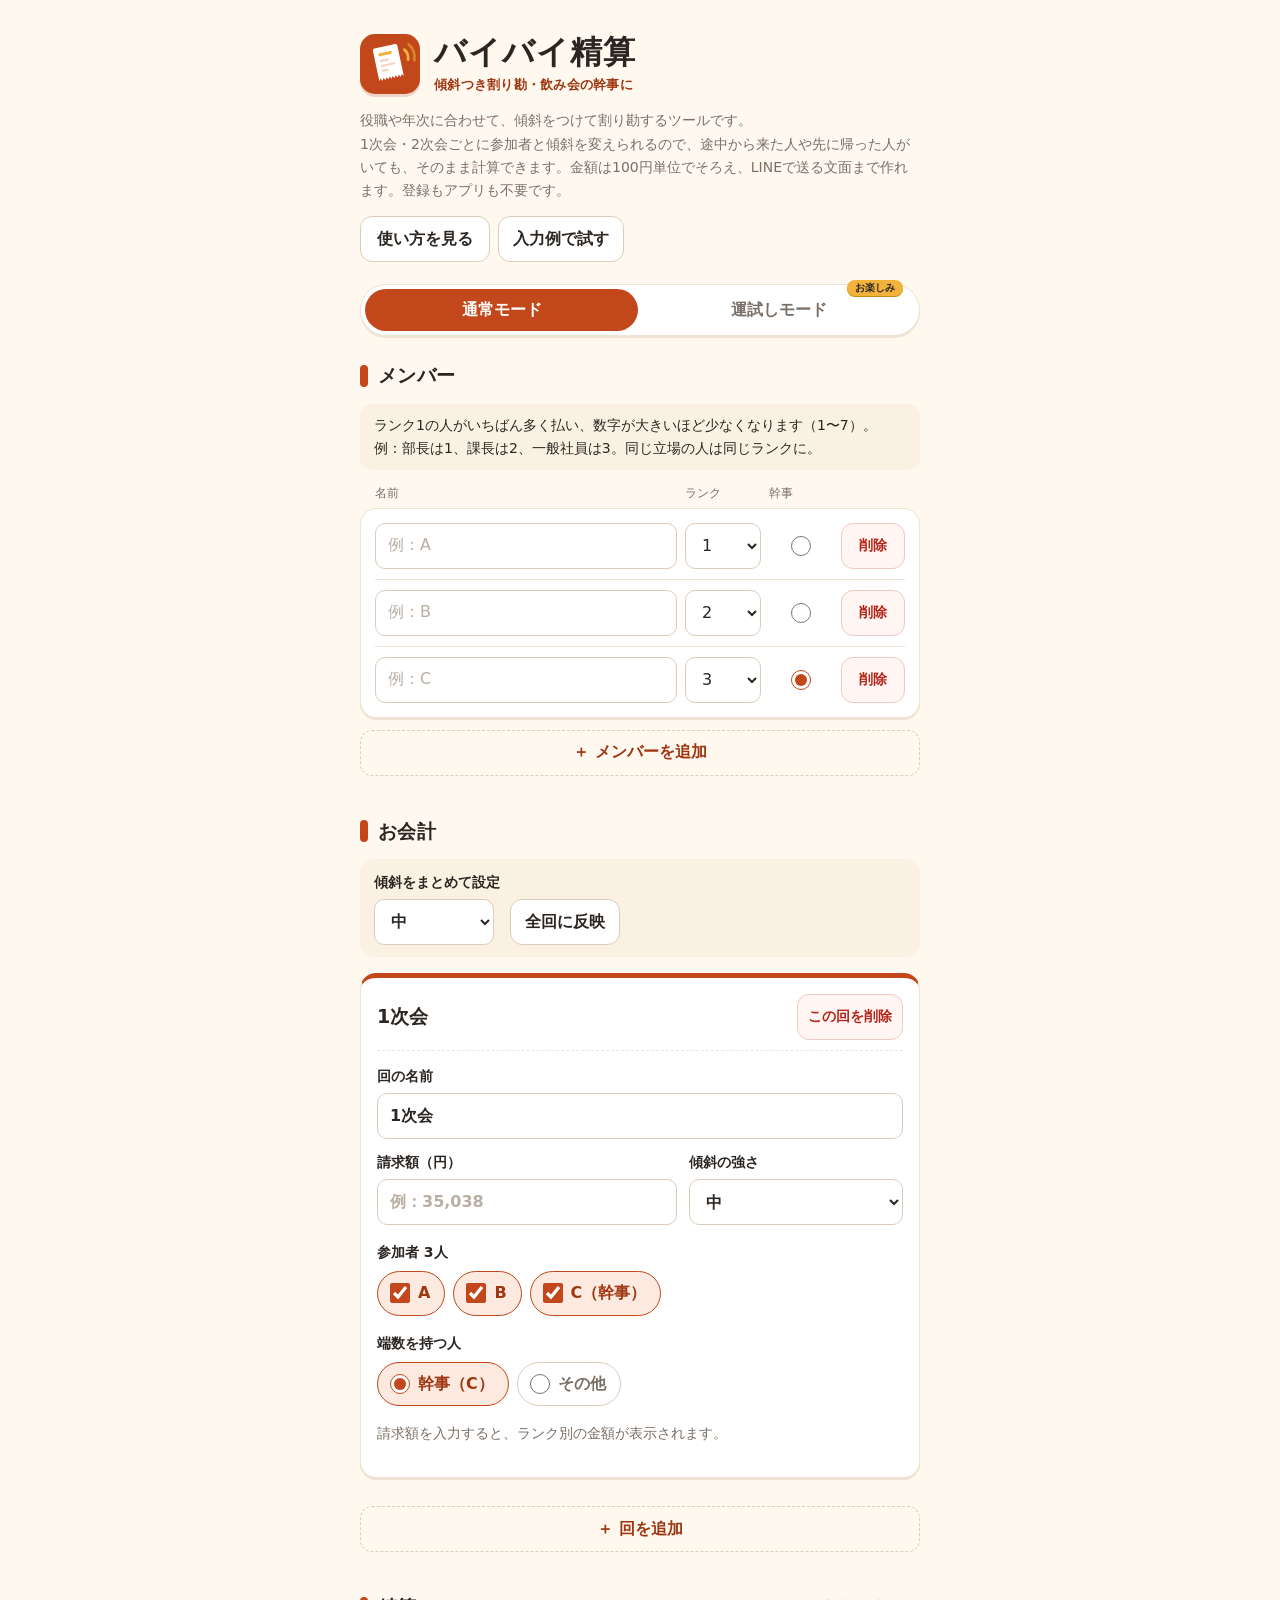
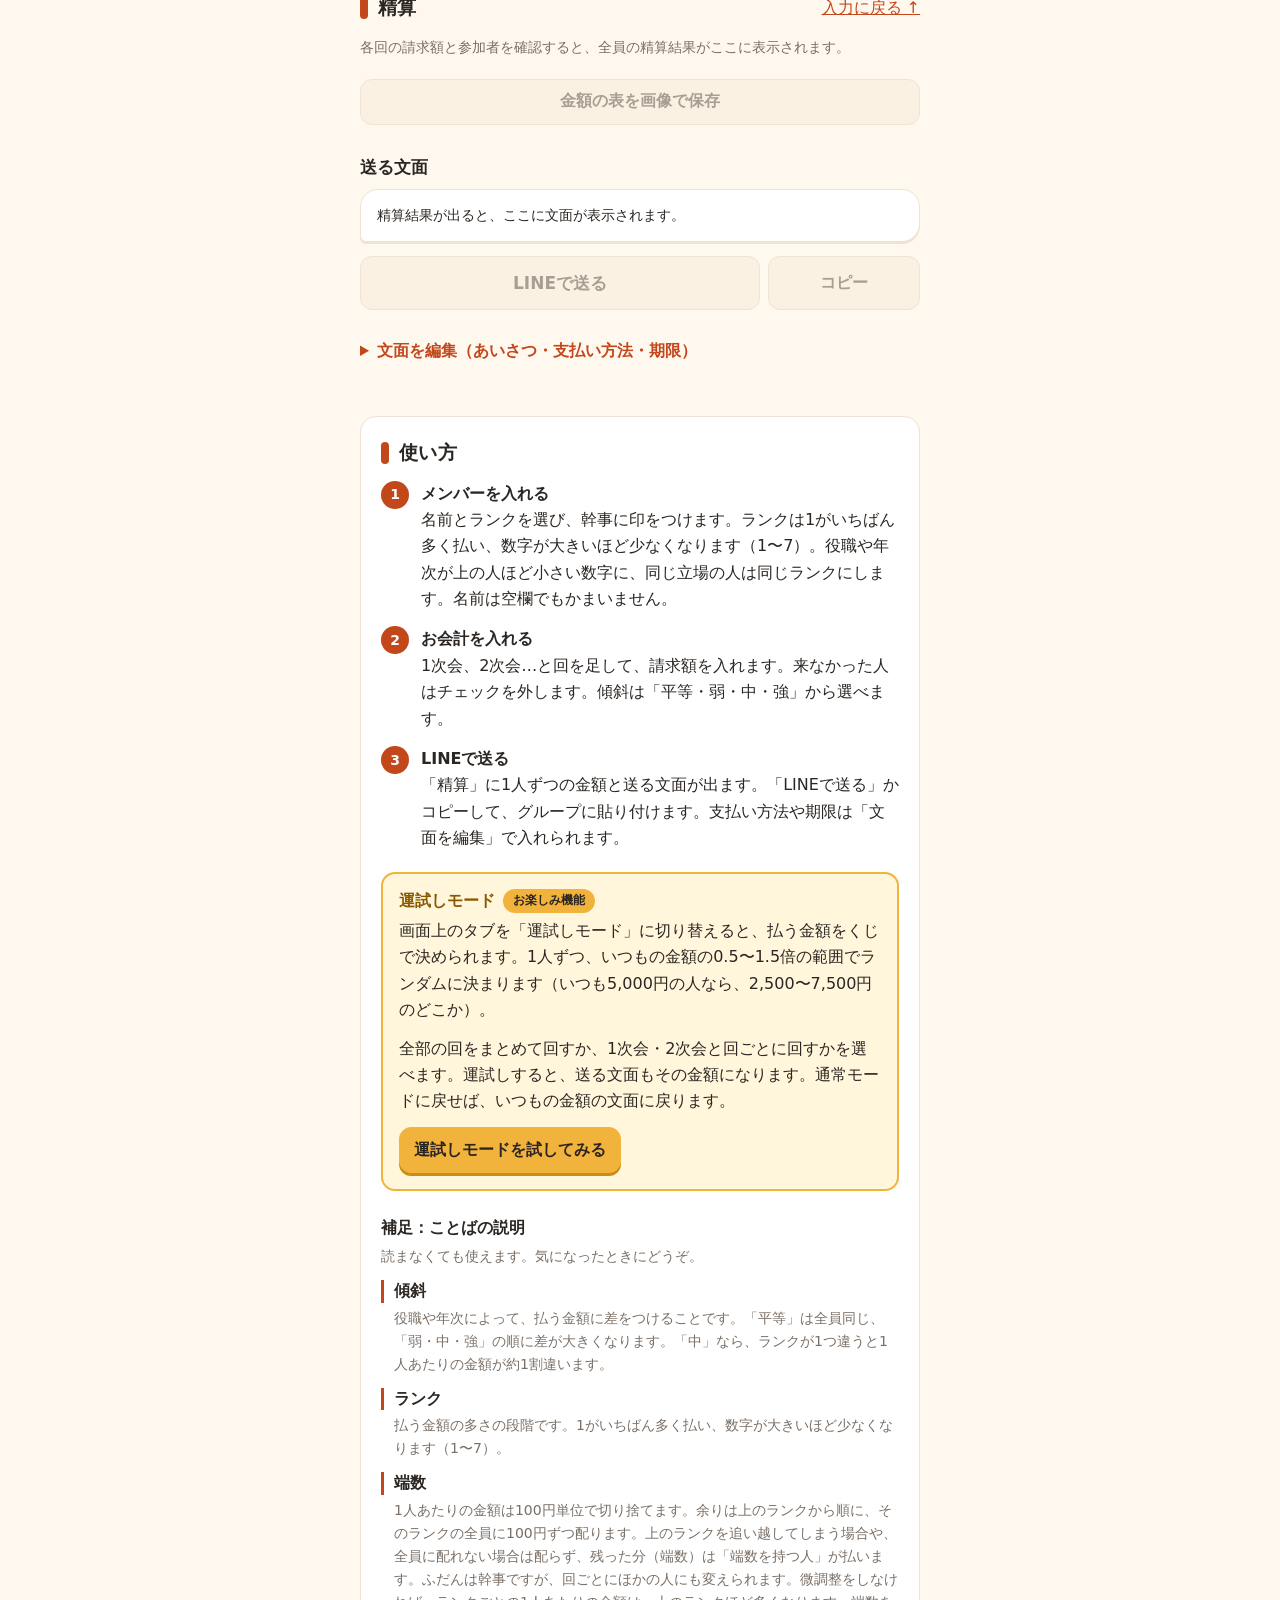
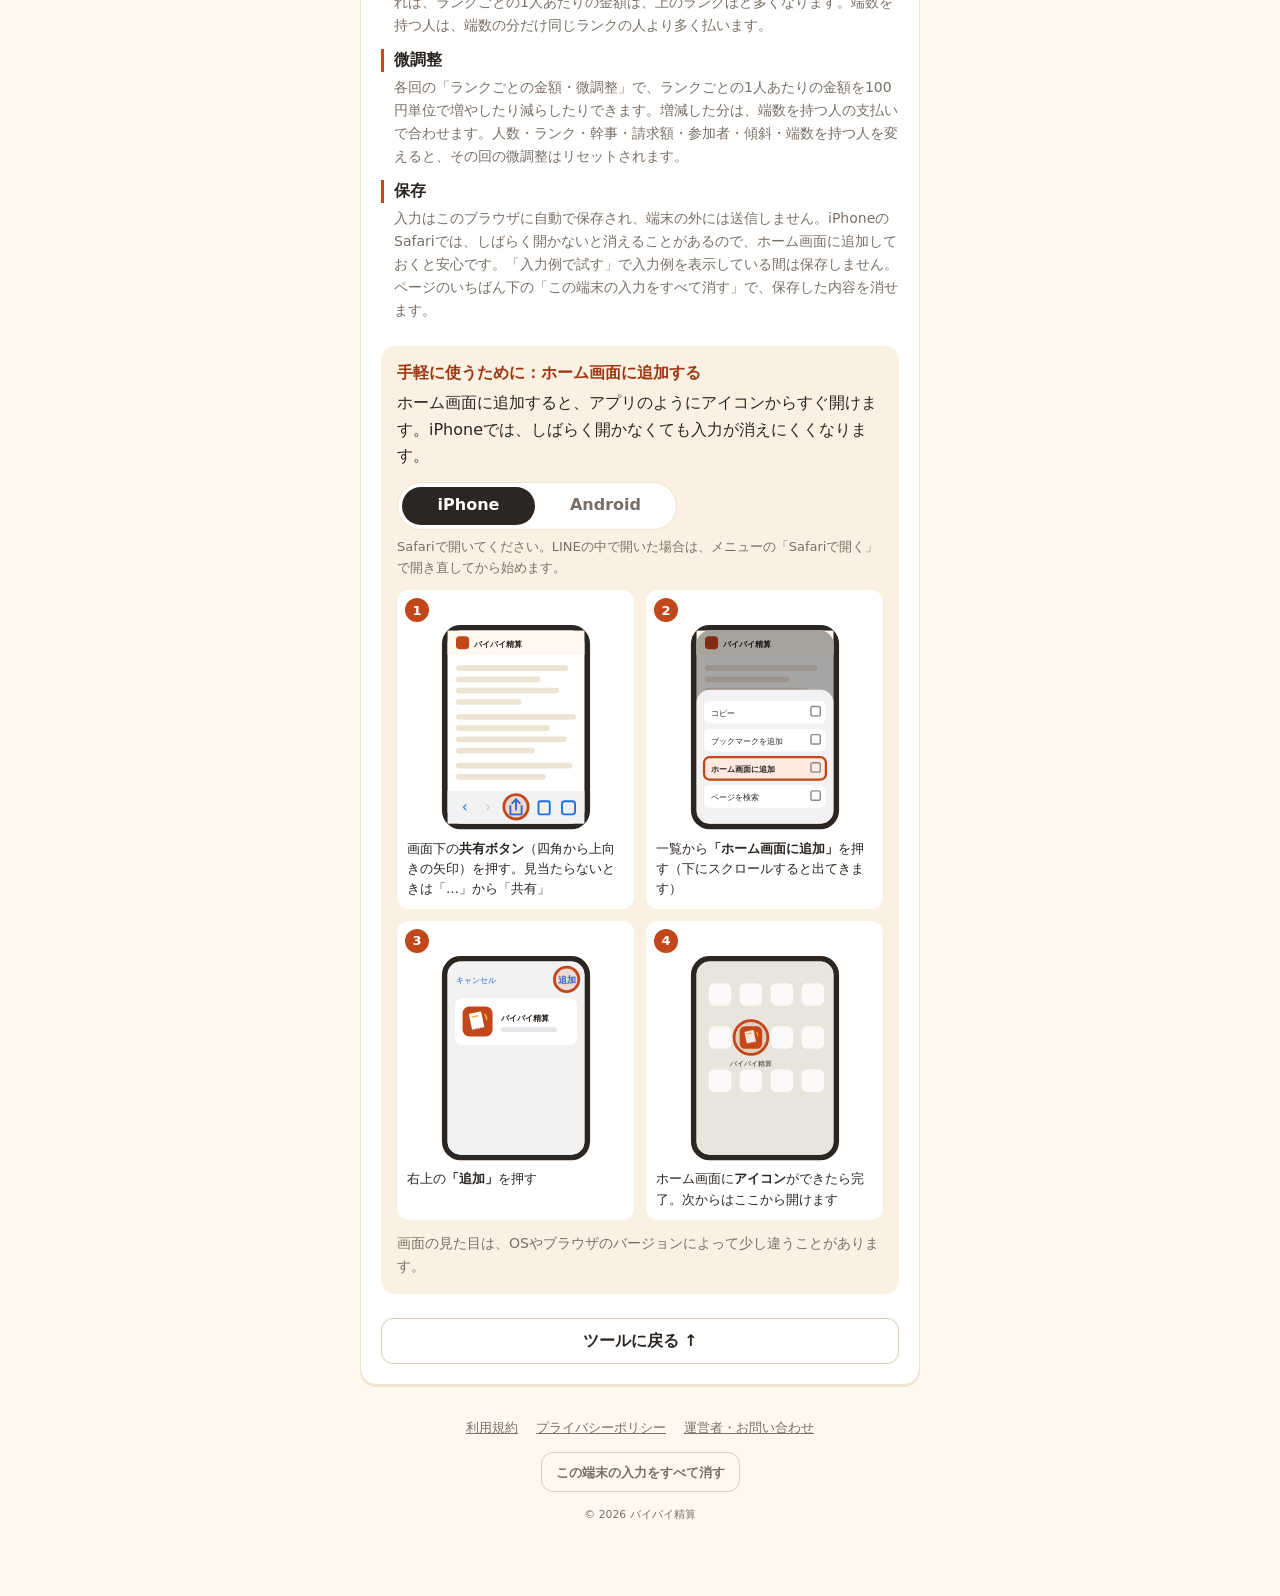
<file: index.html>
<!doctype html>
<html lang="ja">
<head>
  <meta charset="utf-8">
  <meta name="viewport" content="width=device-width, initial-scale=1">
  <!-- 外部への通信は、アクセス解析（GTM・GA4）とGTMのプレビュー画面に必要な先だけ許可する -->
  <meta http-equiv="Content-Security-Policy" content="default-src 'none'; script-src 'self' 'unsafe-inline' https://*.googletagmanager.com https://tagmanager.google.com; style-src 'self' 'unsafe-inline' https://www.googletagmanager.com https://tagmanager.google.com https://fonts.googleapis.com; connect-src https://*.google-analytics.com https://*.analytics.google.com https://*.googletagmanager.com; img-src 'self' data: https://*.google-analytics.com https://*.googletagmanager.com https://ssl.gstatic.com https://www.gstatic.com; font-src https://fonts.gstatic.com data:; base-uri 'none'; form-action 'none'">
  <script src="analytics.js"></script>
  <meta name="theme-color" content="#FFF8EF">
  <title>バイバイ精算｜傾斜つき割り勘・飲み会の幹事に</title>
  <meta name="description" content="役職や年次に合わせて、傾斜をつけて割り勘。1次会・2次会ごとに参加者と傾斜を変えられ、LINEで送る文面まで作れます。登録不要。">
  <link rel="icon" href="icon.svg" type="image/svg+xml">
  <link rel="apple-touch-icon" href="apple-touch-icon.png">
  <meta name="apple-mobile-web-app-title" content="バイバイ精算">
  <link rel="icon" href="favicon-32.png" type="image/png" sizes="32x32">
  <!-- リンクを共有したときのプレビュー。URLは公開先の絶対パス -->
  <link rel="canonical" href="https://byebye-seisan.com/">
  <meta property="og:type" content="website">
  <meta property="og:site_name" content="バイバイ精算">
  <meta property="og:title" content="バイバイ精算｜傾斜つき割り勘・飲み会の幹事に">
  <meta property="og:description" content="役職や年次に合わせて、傾斜をつけて割り勘。1次会・2次会ごとに参加者と傾斜を変えられ、LINEで送る文面まで作れます。登録不要。">
  <meta property="og:url" content="https://byebye-seisan.com/">
  <meta property="og:image" content="https://byebye-seisan.com/ogp.png">
  <meta property="og:image:width" content="1200">
  <meta property="og:image:height" content="630">
  <meta property="og:locale" content="ja_JP">
  <meta name="twitter:card" content="summary_large_image">
  <style>
    /* 居酒屋の伝票のような温かい見た目。生成りの地に柿色、飾りにビールの金色。 */
    :root { color-scheme: light; --ink:#2B2622; --muted:#7A6F66; --accent:#C2471A; --accent-dark:#9E3711; --gold:#F2B33D; --paper:#FFF8EF; --surface:#FFFFFF; --pale:#FBF1E3; --tint:#FCE9DF; --line:#EFE3D3; --field:#DCCDB9; --red:#B42318; --round:"Hiragino Maru Gothic ProN","Hiragino Maru Gothic Pro",system-ui,-apple-system,"Yu Gothic UI",sans-serif; }
    * { box-sizing:border-box; }
    body { margin:0; font-family:system-ui,-apple-system,"Hiragino Sans","Yu Gothic UI","Segoe UI",sans-serif; background:var(--paper); color:var(--ink); line-height:1.65; -webkit-font-smoothing:antialiased; }
    main { max-width:600px; margin:auto; padding:24px 20px 72px; }
    h1, h2, h3, .brand-name { font-family:var(--round); }
    h1 { margin:0; font-size:clamp(26px,7vw,32px); font-weight:800; letter-spacing:.03em; line-height:1.25; }
    h2 { font-size:19px; margin:0; letter-spacing:.02em; display:flex; align-items:center; gap:10px; }
    h2::before { content:""; width:8px; height:22px; border-radius:4px; background:var(--accent); flex-shrink:0; }
    h3 { margin:0; font-size:17px; }
    p { margin:8px 0 16px; }
    .nw { white-space:nowrap; }
    .muted, .help { color:var(--muted); font-size:14px; }
    header { padding:8px 0 4px; }
    .brand { display:flex; align-items:center; gap:14px; }
    .brand .logo { width:60px; height:60px; flex-shrink:0; filter:drop-shadow(0 3px 0 rgba(158,55,17,.18)); }
    .tagline { margin:2px 0 0; font-size:13px; font-weight:600; color:var(--accent-dark); letter-spacing:.02em; }
    .lead { font-size:14px; color:var(--muted); margin:14px 0 0; }
    .panel { padding:0; margin-top:40px; }
    #status + .panel { margin-top:24px; }
    .heading, .row { display:flex; align-items:center; justify-content:space-between; gap:12px; }
    .heading { margin-bottom:12px; flex-wrap:wrap; }
    .panel > h2 { margin-bottom:12px; }
    a { color:var(--accent); }
    button, input, select, textarea { font:inherit; }
    input, select, textarea { font-size:16px; }
    button, select, input:not([type=checkbox]):not([type=radio]) { min-height:46px; }
    button { border:1px solid var(--field); border-radius:12px; background:var(--surface); color:var(--ink); font-weight:700; padding:8px 14px; cursor:pointer; touch-action:manipulation; transition:background-color .15s, transform .1s; }
    button:hover:not(:disabled) { background:var(--pale); }
    button:active:not(:disabled) { transform:translateY(1px); }
    button.primary { background:var(--accent); color:white; border-color:var(--accent); box-shadow:0 3px 0 var(--accent-dark); }
    button.primary:hover:not(:disabled) { background:var(--accent-dark); }
    button:disabled { color:#a89e93; background:var(--pale); border-color:var(--line); box-shadow:none; cursor:default; }
    button.delete { color:var(--red); background:#FFF5F3; border-color:#F0C9C2; padding:8px 10px; white-space:nowrap; font-weight:600; font-size:14px; }
    button.delete:hover:not(:disabled) { background:#FBE4E0; }
    button.delete:disabled { background:var(--pale); border-color:var(--line); color:#c9bfb4; }
    input:not([type=checkbox]):not([type=radio]), select, textarea { width:100%; border:1px solid var(--field); border-radius:10px; padding:8px 12px; background:var(--surface); color:var(--ink); }
    input:not([type=checkbox]):not([type=radio]):focus, select:focus, textarea:focus { border-color:var(--accent); }
    ::placeholder { color:#B9AEA2; opacity:1; }
    input[type=checkbox], input[type=radio] { width:20px; height:20px; accent-color:var(--accent); flex-shrink:0; margin:0; }
    :focus-visible { outline:2px solid var(--accent); outline-offset:2px; }
    .card, #members { background:var(--surface); border:1px solid var(--line); border-radius:16px; box-shadow:0 2px 0 var(--line); }
    #members { padding:4px 14px; }
    .member { display:grid; grid-template-columns:minmax(0,1fr) 76px 64px 64px; align-items:center; gap:8px; padding:10px 0; border-top:1px solid var(--line); }
    #members .member:first-child { border-top:0; }
    .member-head { font-size:12px; color:var(--muted); padding:0 15px 4px; border:0; }
    .organizer { display:flex; justify-content:center; align-items:center; min-height:46px; cursor:pointer; }
    .wide { width:100%; margin-top:12px; }
    button.wide { border-style:dashed; border-color:var(--field); background:transparent; color:var(--accent-dark); }
    button.wide:hover:not(:disabled) { background:var(--pale); }
    .bulk { display:flex; align-items:end; flex-wrap:wrap; gap:10px; background:var(--pale); padding:12px 14px; border-radius:14px; margin:12px 0 16px; }
    .bulk label { flex:0 1 auto; }
    .bulk select { display:block; width:7.5em; }
    label.field { display:block; font-size:14px; font-weight:700; }
    label.field input, label.field select { margin-top:5px; }
    .round { background:var(--surface); border:1px solid var(--line); border-top:5px solid var(--accent); border-radius:16px; padding:16px; margin:16px 0; box-shadow:0 2px 0 var(--line); }
    .round .heading { margin-bottom:14px; padding-bottom:10px; border-bottom:1px dashed var(--line); }
    .round h3 { font-size:19px; }
    .fields { display:grid; grid-template-columns:1.4fr 1fr; gap:12px; }
    .fields .full { grid-column:1 / -1; }
    .toast { position:fixed; left:50%; bottom:max(16px, env(safe-area-inset-bottom)); transform:translateX(-50%); width:min(560px, calc(100% - 20px)); display:flex; align-items:center; justify-content:space-between; gap:12px; background:var(--ink); color:white; border-radius:14px; padding:8px 8px 8px 16px; box-shadow:0 6px 18px rgba(43,38,34,.25); z-index:10; font-size:14px; }
    .toast button { flex-shrink:0; }
    fieldset { border:0; padding:0; margin:16px 0; min-width:0; }
    legend { padding:0; font-size:14px; font-weight:700; margin-bottom:7px; }
    .participants { display:flex; flex-wrap:wrap; gap:8px; }
    .chip { display:flex; align-items:center; gap:8px; min-height:44px; padding:8px 14px 8px 12px; border:1px solid var(--field); border-radius:999px; background:var(--surface); cursor:pointer; max-width:100%; overflow-wrap:anywhere; font-weight:600; }
    .chip:has(input:checked) { background:var(--tint); border-color:var(--accent); color:var(--accent-dark); }
    .chip:has(input:not(:checked)) { color:var(--muted); }
    .chip:has(input:disabled) { color:#a89e93; background:var(--pale); border-color:var(--line); cursor:default; }
    .adjust-row { display:grid; grid-template-columns:minmax(0,1fr) auto auto; gap:8px; align-items:center; padding:10px 0; border-bottom:1px dashed var(--line); }
    .adjust-row:last-child { border:0; }
    .adjust-row button { padding:8px 10px; min-width:80px; }
    .adjust-value { display:block; font-size:13px; color:var(--muted); font-variant-numeric:tabular-nums; }
    .adjust-summary { background:var(--pale); border-left:4px solid var(--accent); border-radius:10px; padding:10px 12px; font-size:14px; margin:10px 0; }
    .bearer-choice { display:flex; flex-wrap:wrap; align-items:center; gap:8px; }
    .bearer-choice select { flex:1; min-width:150px; width:auto; }
    .rank-note { background:var(--pale); border-radius:12px; padding:10px 14px; margin:0 0 14px; color:var(--ink); }
    .success { color:var(--accent-dark); font-size:14px; font-weight:700; }
    .error { color:var(--red); font-size:14px; }
    #results .row { background:var(--surface); border:1px solid var(--line); border-radius:16px 16px 0 0; border-bottom:2px dashed var(--line); padding:14px 16px; }
    #results .row .help { font-weight:700; color:var(--ink); }
    #results .table-wrap { background:var(--surface); border:1px solid var(--line); border-top:0; border-radius:0 0 16px 16px; margin:0 0 12px; box-shadow:0 2px 0 var(--line); }
    .table-wrap { overflow:auto; margin:12px 0; }
    table { width:100%; border-collapse:collapse; white-space:nowrap; font-size:14px; }
    th, td { padding:11px 12px; border-bottom:1px dashed var(--line); text-align:right; font-variant-numeric:tabular-nums; }
    thead th { color:var(--muted); font-weight:600; font-size:12px; border-bottom:1px solid var(--line); }
    th:first-child { text-align:left; position:sticky; left:0; background:var(--surface); max-width:180px; overflow:hidden; text-overflow:ellipsis; }
    .total-col { font-weight:800; font-size:16px; color:var(--accent-dark); background:var(--tint); }
    thead .total-col { font-size:12px; }
    tfoot th, tfoot td { border-top:2px dashed var(--field); border-bottom:0; font-weight:700; }
    .sum { font-family:var(--round); font-size:30px; font-weight:800; color:var(--accent-dark); font-variant-numeric:tabular-nums; }
    #copy-text { min-height:260px; resize:vertical; margin-top:10px; }
    .message-settings { display:grid; gap:12px; margin:24px 0 14px; padding-top:16px; border-top:1px solid var(--line); }
    .message-settings legend { font-size:16px; margin-bottom:0; }
    .message-settings textarea { margin-top:5px; resize:vertical; }
    .adjust { border-top:1px dashed var(--line); margin-top:10px; }
    .adjust summary { cursor:pointer; color:var(--accent); font-weight:700; padding:12px 0; min-height:46px; }
    .summary-note { display:block; color:var(--muted); font-size:13px; font-weight:400; margin-left:1.1em; }
    .tabs { display:flex; gap:4px; padding:4px; background:var(--surface); border:1px solid var(--line); border-radius:999px; margin-top:18px; box-shadow:0 2px 0 var(--line); }
    .tabs button { position:relative; }
    .tab-badge { position:absolute; top:-9px; right:12px; font-size:10px; font-weight:800; line-height:1.6; background:var(--gold); color:var(--ink); border-radius:999px; padding:0 8px; box-shadow:0 1px 0 #C98F12; }
    .tabs button { flex:1; border:0; border-radius:999px; background:transparent; color:var(--muted); min-height:42px; }
    .tabs button[aria-pressed=true], .tabs button[aria-pressed=true]:hover { background:var(--accent); color:white; }
    .tabs button[data-mode=lottery][aria-pressed=true], .tabs button[data-mode=lottery][aria-pressed=true]:hover { background:var(--gold); color:var(--ink); }
    .mode-note { background:#FFF1CF; border-radius:12px; padding:10px 14px; margin:10px 0 0; color:var(--ink); }
    #lottery-view .help:first-child { margin-top:0; }
    .lottery-card { background:#FFFBF0; border:1px solid #F3D58C; border-radius:16px; padding:16px; margin:14px 0; box-shadow:0 2px 0 #F3D58C; }
    .lottery-card.summary { background:var(--surface); border:2px dashed var(--gold); box-shadow:none; }
    .lottery-card h3 { margin-bottom:4px; }
    .lottery-card .success { color:#8a5a00; font-family:var(--round); font-size:16px; }
    .lottery-card button.primary { background:var(--gold); border-color:var(--gold); color:var(--ink); box-shadow:0 3px 0 #C98F12; }
    .lottery-card button.primary:hover:not(:disabled) { background:#E6A52A; }
    .lottery-actions { display:flex; flex-wrap:wrap; gap:8px; margin-top:10px; }
    .lottery-actions button { flex:1; min-width:140px; }
    .lottery-card .table-wrap { margin:8px 0; background:var(--surface); border-radius:12px; }
    .lottery-card th:first-child { background:var(--surface); }
    .lottery-card .up { color:var(--red); }
    .lottery-card .down { color:#2f6f5e; }
    .lottery-card.spinning tbody td:nth-child(3) { color:var(--muted); }
    #status { min-height:24px; margin:12px 0 0; }
    #status:empty { min-height:0; margin:0; }
    @media (prefers-reduced-motion: no-preference) { html { scroll-behavior:smooth; } }
    .header-actions { display:flex; flex-wrap:wrap; gap:8px; margin-top:14px; }
    .button-link { display:inline-flex; align-items:center; justify-content:center; min-height:46px; padding:8px 16px; border:1px solid var(--field); border-radius:12px; background:var(--surface); color:var(--ink); font-weight:700; text-decoration:none; }
    .button-link.primary { background:var(--accent); border-color:var(--accent); color:white; box-shadow:0 3px 0 var(--accent-dark); }
    .button-link[aria-disabled=true] { color:#a89e93; background:var(--pale); border-color:var(--line); box-shadow:none; pointer-events:none; }
    .wide-link { display:flex; margin-top:24px; }
    .send { margin-top:28px; }
    .send h3 { font-size:17px; margin-bottom:8px; }
    #line-preview { white-space:pre-wrap; overflow-wrap:anywhere; font-family:inherit; font-size:14px; background:var(--surface); border:1px solid var(--line); border-radius:18px 18px 18px 6px; padding:14px 16px; margin:0; box-shadow:0 2px 0 var(--line); }
    .send-actions { display:flex; gap:8px; margin-top:14px; }
    .send-actions > * { flex:1; }
    .send-actions #share { flex:3; min-height:54px; font-size:17px; }
    .image-button { width:100%; margin-top:4px; }
    .message-edit summary { cursor:pointer; color:var(--accent); font-weight:700; padding:12px 0; min-height:46px; }
    .message-edit .message-settings { margin:4px 0 0; padding:0; border:0; }
    .guide { background:var(--surface); border:1px solid var(--line); border-radius:16px; padding:20px; box-shadow:0 2px 0 var(--line); }
    .guide ol { list-style:none; counter-reset:step; padding:0; margin:12px 0 20px; }
    .guide li { counter-increment:step; position:relative; padding-left:40px; margin-bottom:14px; }
    .guide li::before { content:counter(step); position:absolute; left:0; top:0; width:28px; height:28px; border-radius:50%; background:var(--accent); color:white; font-weight:800; display:grid; place-items:center; font-size:14px; }
    .guide li strong { display:block; font-family:var(--round); }
    .guide h3 { font-size:16px; margin-top:22px; color:var(--accent-dark); }
    .guide p { margin:4px 0 12px; }
    .install-tip { margin-top:14px; background:#FFF1CF; border:1px solid #F3D58C; border-radius:14px; padding:10px 14px 4px; font-size:14px; }
    .install-tip-head { display:flex; justify-content:space-between; align-items:center; }
    .install-tip-head strong { font-family:var(--round); color:#8a5a00; font-size:15px; }
    button.install-close { min-height:36px; min-width:36px; padding:0; border:0; background:transparent; box-shadow:none; font-size:22px; line-height:1; color:var(--muted); }
    .install-tip p { margin:2px 0 6px; }
    .install-tip ol { margin:4px 0 6px; padding-left:1.4em; }
    .install-tip li { margin-bottom:2px; }
    .install-tip ol.single { list-style:none; padding-left:0; }
    .install-tip-links { display:flex; flex-wrap:wrap; align-items:center; gap:8px 16px; }
    .install-guide { background:var(--pale); border-radius:14px; padding:14px 16px 4px; margin:24px 0 8px; }
    .install-guide h3 { margin-top:0 !important; }
    .install-guide h4 { margin:12px 0 2px; font-size:15px; }
    .os-switch { display:flex; gap:4px; padding:4px; background:var(--surface); border:1px solid var(--line); border-radius:999px; margin:10px 0 6px; max-width:280px; }
    .os-switch button { flex:1; border:0; border-radius:999px; background:transparent; color:var(--muted); min-height:38px; padding:4px 10px; }
    .os-switch button[aria-pressed=true], .os-switch button[aria-pressed=true]:hover { background:var(--ink); color:white; }
    .os-note { font-size:13px; color:var(--muted); margin:6px 0 4px; }
    .guide .visual-steps { list-style:none; counter-reset:vstep; display:grid; grid-template-columns:repeat(2, minmax(0,1fr)); gap:12px; padding:0; margin:8px 0 12px; }
    .guide .visual-steps li { counter-increment:vstep; padding:0; margin:0; background:var(--surface); border-radius:12px; padding:34px 10px 4px; position:relative; }
    .guide .visual-steps li::before { content:counter(vstep); position:absolute; left:8px; top:8px; width:24px; height:24px; border-radius:50%; background:var(--accent); color:white; font-weight:800; font-size:13px; display:grid; place-items:center; z-index:1; }
    .visual svg { display:block; width:100%; max-width:150px; height:auto; margin:0 auto; }
    .guide .visual-steps p { font-size:13px; line-height:1.55; margin:8px 0 6px; color:var(--ink); }
    .guide .visual-steps p strong { display:inline; font-family:inherit; }
    .feature { background:#FFF6DC; border:2px solid var(--gold); border-radius:14px; padding:14px 16px 4px; margin:8px 0 24px; }
    .feature h3 { margin-top:0 !important; color:#8a5a00 !important; display:flex; align-items:center; gap:8px; flex-wrap:wrap; }
    .try-lottery { background:var(--gold) !important; border-color:var(--gold) !important; color:var(--ink) !important; box-shadow:0 3px 0 #C98F12 !important; }
    .badge { font-family:system-ui,sans-serif; font-size:12px; font-weight:700; background:var(--gold); color:var(--ink); border-radius:999px; padding:2px 10px; }
    .terms-title { color:var(--ink) !important; }
    .terms { margin:8px 0 0; }
    .terms dt { font-weight:700; margin-top:12px; padding-left:10px; border-left:3px solid var(--accent); line-height:1.4; }
    .terms dd { margin:4px 0 0 13px; color:var(--muted); font-size:14px; }
    .site-footer { margin-top:32px; text-align:center; font-size:13px; color:var(--muted); }
    .site-footer nav { display:flex; flex-wrap:wrap; justify-content:center; gap:4px 18px; margin-bottom:14px; }
    .site-footer a { color:var(--muted); }
    .site-footer small { display:block; margin-top:14px; }
    button.reset-all { font-size:13px; font-weight:600; color:var(--muted); background:transparent; border-color:var(--field); min-height:40px; }
    .sr-only { position:absolute; width:1px; height:1px; padding:0; margin:-1px; overflow:hidden; clip:rect(0,0,0,0); white-space:nowrap; border:0; }
    [hidden] { display:none !important; }
    @media(max-width:480px) { main { padding:18px 16px 56px; } #members { padding:2px 10px; } .member-head { padding:0 11px 4px; } .round { padding:14px 12px; } .member { gap:6px; grid-template-columns:minmax(0,1fr) 64px 44px 44px; } .member button { padding:8px 0; font-size:13px; } .adjust-row { gap:5px; } .adjust-row button { min-width:76px; } th,td { padding:10px 9px; } .guide { padding:16px; } }
  </style>
</head>
<body>
<main>
  <header id="top">
    <div class="brand"><svg class="logo" viewBox="0 0 96 96" aria-hidden="true"><rect width="96" height="96" rx="24" fill="#C2471A"/><g transform="rotate(-12 46 50)"><path d="M29 19H63Q66 19 66 22V72l-2.5-4-2.5 4-2.5-4-2.5 4-2.5-4-2.5 4-2.5-4-2.5 4-2.5-4-2.5 4-2.5-4-2.5 4-2.5-4-2.5 4-2.5-4-2.5 4V22Q26 19 29 19Z" fill="#fff"/><rect x="33" y="28" width="22" height="5" rx="2.5" fill="#F2B33D"/><rect x="33" y="39" width="15" height="3.5" rx="1.75" fill="#F3D3C2"/><rect x="33" y="47" width="24" height="3.5" rx="1.75" fill="#F3D3C2"/><rect x="33" y="55" width="12" height="3.5" rx="1.75" fill="#F3D3C2"/></g><path d="M71 25q7 6 6 16" stroke="#F2B33D" stroke-width="4.5" fill="none" stroke-linecap="round"/><path d="M78 17q11 9 9 25" stroke="#F2B33D" stroke-width="4.5" fill="none" stroke-linecap="round" opacity=".55"/></svg><div><h1>バイバイ精算</h1><p class="tagline">傾斜つき割り勘・飲み会の幹事に</p></div></div>
    <p class="lead">役職や年次に合わせて、傾斜をつけて割り勘するツールです。<br><span class="nw">1次会・2次会</span>ごとに参加者と傾斜を変えられるので、途中から来た人や先に帰った人がいても、そのまま計算できます。金額は<span class="nw">100円</span>単位でそろえ、LINEで送る文面まで作れます。登録もアプリも不要です。</p>
    <div class="header-actions"><a class="button-link" href="#guide">使い方を見る</a><button type="button" id="load-example">入力例で試す</button></div>
    <aside id="install-tip" class="install-tip" aria-labelledby="install-tip-title" hidden>
      <div class="install-tip-head"><strong id="install-tip-title">手軽に使うために</strong><button type="button" id="install-tip-close" class="install-close" aria-label="この案内を閉じる">×</button></div>
      <p>ホーム画面に追加すると、アプリのようにアイコンからすぐ開けます。入力も消えにくくなります。</p>
      <ol id="install-tip-steps"></ol>
      <p class="install-tip-links"><a id="install-tip-open" class="button-link" href="./?openExternalBrowser=1" hidden></a><a href="#install">くわしい手順</a></p>
    </aside>
  </header>
  <div class="tabs" role="group" aria-label="モードの切り替え">
    <button type="button" data-mode="normal" aria-pressed="true">通常モード</button>
    <button type="button" data-mode="lottery" aria-pressed="false">運試しモード<span class="tab-badge" aria-hidden="true">お楽しみ</span></button>
  </div>
  <p id="mode-note" class="help mode-note" hidden><strong>運試しモード</strong>：払う金額を、いつもの金額の0.5〜1.5倍の範囲でランダムに決めるモードです。入力は通常モードと共通で、いちばん下の「運試し」で回します。</p>
  <p id="status" class="help" role="status" aria-live="polite"></p>
  <section class="panel" aria-labelledby="members-title">
    <div class="heading"><h2 id="members-title">メンバー</h2></div>
    <p class="help rank-note">ランク1の人がいちばん多く払い、数字が大きいほど少なくなります（1〜7）。<br>例：部長は1、課長は2、一般社員は3。同じ立場の人は同じランクに。</p>
    <div class="member member-head" aria-hidden="true"><span>名前</span><span>ランク</span><span>幹事</span><span></span></div>
    <div id="members"></div>
    <button type="button" class="wide" id="add-member">＋ メンバーを追加</button>
  </section>
  <section class="panel" aria-labelledby="rounds-title">
    <h2 id="rounds-title">お会計</h2>
    <div class="bulk">
      <label class="field" for="bulk-strength">傾斜をまとめて設定
        <select id="bulk-strength"><option value="equal">平等</option><option value="weak">弱</option><option value="medium" selected>中</option><option value="strong">強</option></select>
      </label>
      <button type="button" id="apply-strength">全回に反映</button>
    </div>
    <div id="rounds"></div>
    <button type="button" class="wide" id="add-round">＋ 回を追加</button>
  </section>
  <section class="panel" aria-labelledby="results-title">
    <div class="heading"><h2 id="results-title">精算</h2><a href="#rounds-title">入力に戻る ↑</a></div>
    <div id="results"></div>
    <div id="lottery-view" hidden>
      <p class="help">いつもの金額の0.5〜1.5倍の範囲で、1人ずつランダムに決めます。合計は変わりません。</p>
      <fieldset><legend>回し方</legend><div class="bearer-choice">
        <label class="chip"><input type="radio" name="lottery-scope" value="total">全部の回をまとめて</label>
        <label class="chip"><input type="radio" name="lottery-scope" value="round">回ごと</label>
      </div></fieldset>
      <div id="lottery-body"></div>
    </div>
    <button type="button" class="image-button" id="save-image" disabled>金額の表を画像で保存</button>
    <div class="send">
      <h3>送る文面</h3>
      <pre id="line-preview"></pre>
      <div class="send-actions"><a id="share" class="button-link primary" target="_blank" rel="noopener" aria-disabled="true">LINEで送る</a><button type="button" id="copy" disabled>コピー</button></div>
      <p id="copy-status" class="help" role="status" aria-live="polite"></p>
    <div id="copy-fallback" hidden>
      <label class="field" for="copy-text">コピーできない場合は、下の文面を選択してコピーしてください。</label>
      <textarea id="copy-text" readonly></textarea>
      <button type="button" class="wide" id="select-text">文面をすべて選択</button>
    </div>
      <details class="message-edit"><summary>文面を編集（あいさつ・支払い方法・期限）</summary>
        <div id="message-settings" class="message-settings">
          <label class="field">はじめのあいさつ<textarea data-message="greeting" rows="2" maxlength="200"></textarea></label>
          <label class="field">支払い方法<input data-message="payment" maxlength="100" placeholder="例：PayPay（ID：xxxx）または現金" autocomplete="off"></label>
          <label class="field">支払い期限<input data-message="deadline" maxlength="50" placeholder="例：11月15日（金）" autocomplete="off"></label>
          <label class="field">締めのあいさつ<textarea data-message="closing" rows="2" maxlength="200"></textarea></label>
          <p class="help">空欄の項目は文面に入りません。</p>
        </div>
      </details>
    </div>
  </section>
  <section id="guide" class="panel guide" aria-labelledby="guide-title">
    <h2 id="guide-title">使い方</h2>
    <ol class="steps">
      <li><strong>メンバーを入れる</strong>名前とランクを選び、幹事に印をつけます。ランクは1がいちばん多く払い、数字が大きいほど少なくなります（1〜7）。役職や年次が上の人ほど小さい数字に、同じ立場の人は同じランクにします。名前は空欄でもかまいません。</li>
      <li><strong>お会計を入れる</strong>1次会、2次会…と回を足して、請求額を入れます。来なかった人はチェックを外します。傾斜は「平等・弱・中・強」から選べます。</li>
      <li><strong>LINEで送る</strong>「精算」に1人ずつの金額と送る文面が出ます。「LINEで送る」かコピーして、グループに貼り付けます。支払い方法や期限は「文面を編集」で入れられます。</li>
    </ol>
    <div class="feature">
      <h3>運試しモード <span class="badge">お楽しみ機能</span></h3>
      <p>画面上のタブを「運試しモード」に切り替えると、払う金額をくじで決められます。1人ずつ、いつもの金額の0.5〜1.5倍の範囲でランダムに決まります（いつも5,000円の人なら、2,500〜7,500円のどこか）。</p>
      <p>全部の回をまとめて回すか、1次会・2次会と回ごとに回すかを選べます。運試しすると、送る文面もその金額になります。通常モードに戻せば、いつもの金額の文面に戻ります。</p>
      <p><button type="button" class="primary try-lottery" id="try-lottery">運試しモードを試してみる</button></p>
    </div>
    <h3 class="terms-title">補足：ことばの説明</h3>
    <p class="help">読まなくても使えます。気になったときにどうぞ。</p>
    <dl class="terms">
      <dt>傾斜</dt><dd>役職や年次によって、払う金額に差をつけることです。「平等」は全員同じ、「弱・中・強」の順に差が大きくなります。「中」なら、ランクが1つ違うと1人あたりの金額が約1割違います。</dd>
      <dt>ランク</dt><dd>払う金額の多さの段階です。1がいちばん多く払い、数字が大きいほど少なくなります（1〜7）。</dd>
      <dt>端数</dt><dd>1人あたりの金額は100円単位で切り捨てます。余りは上のランクから順に、そのランクの全員に100円ずつ配ります。上のランクを追い越してしまう場合や、全員に配れない場合は配らず、残った分（端数）は「端数を持つ人」が払います。ふだんは幹事ですが、回ごとにほかの人にも変えられます。微調整をしなければ、ランクごとの1人あたりの金額は、上のランクほど多くなります。端数を持つ人は、端数の分だけ同じランクの人より多く払います。</dd>
      <dt>微調整</dt><dd>各回の「ランクごとの金額・微調整」で、ランクごとの1人あたりの金額を100円単位で増やしたり減らしたりできます。増減した分は、端数を持つ人の支払いで合わせます。人数・ランク・幹事・請求額・参加者・傾斜・端数を持つ人を変えると、その回の微調整はリセットされます。</dd>
      <dt>保存</dt><dd>入力はこのブラウザに自動で保存され、端末の外には送信しません。iPhoneのSafariでは、しばらく開かないと消えることがあるので、ホーム画面に追加しておくと安心です。「入力例で試す」で入力例を表示している間は保存しません。ページのいちばん下の「この端末の入力をすべて消す」で、保存した内容を消せます。</dd>
    </dl>
    <div id="install" class="install-guide">
      <h3>手軽に使うために：ホーム画面に追加する</h3>
      <p>ホーム画面に追加すると、アプリのようにアイコンからすぐ開けます。iPhoneでは、しばらく開かなくても入力が消えにくくなります。</p>
      <div class="os-switch" role="group" aria-label="端末の種類"><button type="button" data-os="ios" aria-pressed="true">iPhone</button><button type="button" data-os="android" aria-pressed="false">Android</button></div>
      <div class="os-steps" data-os="ios">
        <p class="os-note">Safariで開いてください。LINEの中で開いた場合は、メニューの「Safariで開く」で開き直してから始めます。</p>
        <ol class="visual-steps"><li><div class="visual"><svg viewBox="0 0 160 220" role="img" aria-hidden="true" font-family="system-ui,-apple-system,Hiragino Sans,Yu Gothic UI,sans-serif"><rect x="1" y="1" width="158" height="218" rx="20" fill="#2B2622"/><rect x="7" y="7" width="146" height="206" rx="14" fill="#fff"/><rect x="7" y="7" width="146" height="26" rx="0" fill="#FFF8EF"/><rect x="16" y="13" width="14" height="14" rx="4" fill="#C2471A"/><text x="35" y="24" font-size="9" font-weight="700" fill="#2B2622">バイバイ精算</text><rect x="16" y="44" width="120" height="6" rx="3" fill="#EFE3D3"/><rect x="16" y="56" width="90" height="6" rx="3" fill="#EFE3D3"/><rect x="16" y="68" width="110" height="6" rx="3" fill="#EFE3D3"/><rect x="16" y="80" width="70" height="6" rx="3" fill="#EFE3D3"/><rect x="16" y="96" width="128" height="6" rx="3" fill="#EFE3D3"/><rect x="16" y="108" width="100" height="6" rx="3" fill="#EFE3D3"/><rect x="16" y="120" width="118" height="6" rx="3" fill="#EFE3D3"/><rect x="16" y="132" width="84" height="6" rx="3" fill="#EFE3D3"/><rect x="16" y="148" width="124" height="6" rx="3" fill="#EFE3D3"/><rect x="16" y="160" width="96" height="6" rx="3" fill="#EFE3D3"/><rect x="7" y="178" width="146" height="35" fill="#F2F2F4"/><text x="22" y="200" font-size="16" fill="#1C6FE0">‹</text><text x="47" y="200" font-size="16" fill="#C8C8CC">›</text><g transform="translate(80 196)" fill="none" stroke="#1C6FE0" stroke-width="2" stroke-linecap="round" stroke-linejoin="round"><path d="M-6 -2v9h12v-9"/><path d="M0 -9v11"/><path d="M-4 -5l4 -4 4 4"/></g><rect x="104" y="189" width="12" height="14" rx="2" fill="none" stroke="#1C6FE0" stroke-width="2"/><rect x="129" y="189" width="14" height="14" rx="3" fill="none" stroke="#1C6FE0" stroke-width="2"/><circle cx="80" cy="195" r="13" fill="rgba(194,71,26,.14)" stroke="#C2471A" stroke-width="3"/></svg></div><p>画面下の<strong>共有ボタン</strong>（四角から上向きの矢印）を押す。見当たらないときは「…」から「共有」</p></li><li><div class="visual"><svg viewBox="0 0 160 220" role="img" aria-hidden="true" font-family="system-ui,-apple-system,Hiragino Sans,Yu Gothic UI,sans-serif"><rect x="1" y="1" width="158" height="218" rx="20" fill="#2B2622"/><rect x="7" y="7" width="146" height="206" rx="14" fill="#fff"/><rect x="7" y="7" width="146" height="26" rx="0" fill="#FFF8EF"/><rect x="16" y="13" width="14" height="14" rx="4" fill="#C2471A"/><text x="35" y="24" font-size="9" font-weight="700" fill="#2B2622">バイバイ精算</text><rect x="16" y="44" width="120" height="6" rx="3" fill="#EFE3D3"/><rect x="16" y="56" width="90" height="6" rx="3" fill="#EFE3D3"/><rect x="16" y="68" width="110" height="6" rx="3" fill="#EFE3D3"/><rect x="16" y="80" width="70" height="6" rx="3" fill="#EFE3D3"/><rect x="16" y="96" width="128" height="6" rx="3" fill="#EFE3D3"/><rect x="16" y="108" width="100" height="6" rx="3" fill="#EFE3D3"/><rect x="16" y="120" width="118" height="6" rx="3" fill="#EFE3D3"/><rect x="16" y="132" width="84" height="6" rx="3" fill="#EFE3D3"/><rect x="16" y="148" width="124" height="6" rx="3" fill="#EFE3D3"/><rect x="16" y="160" width="96" height="6" rx="3" fill="#EFE3D3"/><rect x="7" y="7" width="146" height="206" rx="14" fill="rgba(0,0,0,.35)"/><rect x="7" y="70" width="146" height="143" rx="14" fill="#F2F2F4"/><rect x="15" y="82" width="130" height="24" rx="6" fill="#fff" /><text x="22" y="98" font-size="9" font-weight="400" fill="#2B2622">コピー</text><rect x="129" y="88" width="10" height="10" rx="2" fill="none" stroke="#8a8a8e" stroke-width="1.5"/><rect x="15" y="112" width="130" height="24" rx="6" fill="#fff" /><text x="22" y="128" font-size="9" font-weight="400" fill="#2B2622">ブックマークを追加</text><rect x="129" y="118" width="10" height="10" rx="2" fill="none" stroke="#8a8a8e" stroke-width="1.5"/><rect x="15" y="142" width="130" height="24" rx="6" fill="#FCE9DF" stroke="#C2471A" stroke-width="2.5"/><text x="22" y="158" font-size="9" font-weight="700" fill="#2B2622">ホーム画面に追加</text><rect x="129" y="148" width="10" height="10" rx="2" fill="none" stroke="#8a8a8e" stroke-width="1.5"/><rect x="15" y="172" width="130" height="24" rx="6" fill="#fff" /><text x="22" y="188" font-size="9" font-weight="400" fill="#2B2622">ページを検索</text><rect x="129" y="178" width="10" height="10" rx="2" fill="none" stroke="#8a8a8e" stroke-width="1.5"/></svg></div><p>一覧から<strong>「ホーム画面に追加」</strong>を押す（下にスクロールすると出てきます）</p></li><li><div class="visual"><svg viewBox="0 0 160 220" role="img" aria-hidden="true" font-family="system-ui,-apple-system,Hiragino Sans,Yu Gothic UI,sans-serif"><rect x="1" y="1" width="158" height="218" rx="20" fill="#2B2622"/><rect x="7" y="7" width="146" height="206" rx="14" fill="#fff"/><rect x="7" y="7" width="146" height="206" rx="14" fill="#F2F2F4"/><text x="16" y="30" font-size="9" fill="#1C6FE0">キャンセル</text><text x="134" y="30" font-size="10" font-weight="700" text-anchor="middle" fill="#1C6FE0">追加</text><circle cx="134" cy="26" r="13" fill="rgba(194,71,26,.14)" stroke="#C2471A" stroke-width="3"/><rect x="15" y="46" width="130" height="50" rx="8" fill="#fff"/><g transform="translate(23 55) scale(0.3333333333333333)"><rect width="96" height="96" rx="22" fill="#C2471A"/><g transform="rotate(-12 46 50)"><path d="M29 19H63Q66 19 66 22V72l-4-4-4 4-4-4-4 4-4-4-4 4-4-4-4 4-4-4-4 4V22Q26 19 29 19Z" fill="#fff"/><rect x="33" y="28" width="22" height="5" rx="2.5" fill="#F2B33D"/></g><path d="M71 25q7 6 6 16" stroke="#F2B33D" stroke-width="5" fill="none" stroke-linecap="round"/></g><text x="64" y="70" font-size="9" font-weight="700" fill="#2B2622">バイバイ精算</text><rect x="64" y="77" width="60" height="5" rx="2.5" fill="#E5E5EA"/></svg></div><p>右上の<strong>「追加」</strong>を押す</p></li><li><div class="visual"><svg viewBox="0 0 160 220" role="img" aria-hidden="true" font-family="system-ui,-apple-system,Hiragino Sans,Yu Gothic UI,sans-serif"><rect x="1" y="1" width="158" height="218" rx="20" fill="#2B2622"/><rect x="7" y="7" width="146" height="206" rx="14" fill="#fff"/><rect x="7" y="7" width="146" height="206" rx="14" fill="#E9E4DC"/><rect x="20" y="30" width="24" height="24" rx="6" fill="#fff" opacity=".8"/><rect x="20" y="76" width="24" height="24" rx="6" fill="#fff" opacity=".8"/><rect x="20" y="122" width="24" height="24" rx="6" fill="#fff" opacity=".8"/><rect x="53" y="30" width="24" height="24" rx="6" fill="#fff" opacity=".8"/><rect x="53" y="122" width="24" height="24" rx="6" fill="#fff" opacity=".8"/><rect x="86" y="30" width="24" height="24" rx="6" fill="#fff" opacity=".8"/><rect x="86" y="76" width="24" height="24" rx="6" fill="#fff" opacity=".8"/><rect x="86" y="122" width="24" height="24" rx="6" fill="#fff" opacity=".8"/><rect x="119" y="30" width="24" height="24" rx="6" fill="#fff" opacity=".8"/><rect x="119" y="76" width="24" height="24" rx="6" fill="#fff" opacity=".8"/><rect x="119" y="122" width="24" height="24" rx="6" fill="#fff" opacity=".8"/><g transform="translate(53 76) scale(0.25)"><rect width="96" height="96" rx="22" fill="#C2471A"/><g transform="rotate(-12 46 50)"><path d="M29 19H63Q66 19 66 22V72l-4-4-4 4-4-4-4 4-4-4-4 4-4-4-4 4-4-4-4 4V22Q26 19 29 19Z" fill="#fff"/><rect x="33" y="28" width="22" height="5" rx="2.5" fill="#F2B33D"/></g><path d="M71 25q7 6 6 16" stroke="#F2B33D" stroke-width="5" fill="none" stroke-linecap="round"/></g><text x="65" y="118" font-size="7" text-anchor="middle" fill="#2B2622">バイバイ精算</text><circle cx="65" cy="88" r="18" fill="rgba(194,71,26,.14)" stroke="#C2471A" stroke-width="3"/></svg></div><p>ホーム画面に<strong>アイコン</strong>ができたら完了。次からはここから開けます</p></li></ol>
      </div>
      <div class="os-steps" data-os="android">
        <p class="os-note">Chromeで開いてください。LINEの中で開いた場合は、メニューの「ブラウザで開く」で開き直してから始めます。</p>
        <ol class="visual-steps"><li><div class="visual"><svg viewBox="0 0 160 220" role="img" aria-hidden="true" font-family="system-ui,-apple-system,Hiragino Sans,Yu Gothic UI,sans-serif"><rect x="1" y="1" width="158" height="218" rx="20" fill="#2B2622"/><rect x="7" y="7" width="146" height="206" rx="14" fill="#fff"/><rect x="7" y="7" width="146" height="34" fill="#F1F3F4"/><rect x="14" y="14" width="112" height="20" rx="10" fill="#fff"/><text x="22" y="28" font-size="8.5" fill="#3c4043">byebye-seisan.com</text><circle cx="140" cy="18" r="1.8" fill="#3c4043"/><circle cx="140" cy="24" r="1.8" fill="#3c4043"/><circle cx="140" cy="30" r="1.8" fill="#3c4043"/><circle cx="140" cy="24" r="13" fill="rgba(194,71,26,.14)" stroke="#C2471A" stroke-width="3"/><g transform="translate(0 30)"><rect x="16" y="13" width="14" height="14" rx="4" fill="#C2471A"/><text x="35" y="24" font-size="9" font-weight="700" fill="#2B2622">バイバイ精算</text><rect x="16" y="44" width="120" height="6" rx="3" fill="#EFE3D3"/><rect x="16" y="56" width="90" height="6" rx="3" fill="#EFE3D3"/><rect x="16" y="68" width="110" height="6" rx="3" fill="#EFE3D3"/><rect x="16" y="80" width="70" height="6" rx="3" fill="#EFE3D3"/><rect x="16" y="96" width="128" height="6" rx="3" fill="#EFE3D3"/><rect x="16" y="108" width="100" height="6" rx="3" fill="#EFE3D3"/><rect x="16" y="120" width="118" height="6" rx="3" fill="#EFE3D3"/><rect x="16" y="132" width="84" height="6" rx="3" fill="#EFE3D3"/><rect x="16" y="148" width="124" height="6" rx="3" fill="#EFE3D3"/><rect x="16" y="160" width="96" height="6" rx="3" fill="#EFE3D3"/></g></svg></div><p>右上の<strong>︙（メニュー）</strong>を押す</p></li><li><div class="visual"><svg viewBox="0 0 160 220" role="img" aria-hidden="true" font-family="system-ui,-apple-system,Hiragino Sans,Yu Gothic UI,sans-serif"><rect x="1" y="1" width="158" height="218" rx="20" fill="#2B2622"/><rect x="7" y="7" width="146" height="206" rx="14" fill="#fff"/><rect x="7" y="7" width="146" height="34" fill="#F1F3F4"/><rect x="14" y="14" width="112" height="20" rx="10" fill="#fff"/><g transform="translate(0 30)"><rect x="16" y="13" width="14" height="14" rx="4" fill="#C2471A"/><text x="35" y="24" font-size="9" font-weight="700" fill="#2B2622">バイバイ精算</text><rect x="16" y="44" width="120" height="6" rx="3" fill="#EFE3D3"/><rect x="16" y="56" width="90" height="6" rx="3" fill="#EFE3D3"/><rect x="16" y="68" width="110" height="6" rx="3" fill="#EFE3D3"/><rect x="16" y="80" width="70" height="6" rx="3" fill="#EFE3D3"/><rect x="16" y="96" width="128" height="6" rx="3" fill="#EFE3D3"/><rect x="16" y="108" width="100" height="6" rx="3" fill="#EFE3D3"/><rect x="16" y="120" width="118" height="6" rx="3" fill="#EFE3D3"/><rect x="16" y="132" width="84" height="6" rx="3" fill="#EFE3D3"/><rect x="16" y="148" width="124" height="6" rx="3" fill="#EFE3D3"/><rect x="16" y="160" width="96" height="6" rx="3" fill="#EFE3D3"/></g><rect x="60" y="16" width="90" height="128" rx="6" fill="#fff" stroke="#DADCE0"/><text x="70" y="36" font-size="8.5" font-weight="400" fill="#202124">新しいタブ</text><text x="70" y="60" font-size="8.5" font-weight="400" fill="#202124">履歴</text><text x="70" y="84" font-size="8.5" font-weight="400" fill="#202124">ブックマーク</text><rect x="63" y="94" width="84" height="20" rx="4" fill="#FCE9DF" stroke="#C2471A" stroke-width="2.5"/><text x="70" y="108" font-size="8.5" font-weight="700" fill="#202124">ホーム画面に追加</text><text x="70" y="132" font-size="8.5" font-weight="400" fill="#202124">設定</text></svg></div><p><strong>「ホーム画面に追加」</strong>（または「アプリをインストール」）を押す</p></li><li><div class="visual"><svg viewBox="0 0 160 220" role="img" aria-hidden="true" font-family="system-ui,-apple-system,Hiragino Sans,Yu Gothic UI,sans-serif"><rect x="1" y="1" width="158" height="218" rx="20" fill="#2B2622"/><rect x="7" y="7" width="146" height="206" rx="14" fill="#fff"/><rect x="7" y="7" width="146" height="26" rx="0" fill="#FFF8EF"/><rect x="16" y="13" width="14" height="14" rx="4" fill="#C2471A"/><text x="35" y="24" font-size="9" font-weight="700" fill="#2B2622">バイバイ精算</text><rect x="16" y="44" width="120" height="6" rx="3" fill="#EFE3D3"/><rect x="16" y="56" width="90" height="6" rx="3" fill="#EFE3D3"/><rect x="16" y="68" width="110" height="6" rx="3" fill="#EFE3D3"/><rect x="16" y="80" width="70" height="6" rx="3" fill="#EFE3D3"/><rect x="16" y="96" width="128" height="6" rx="3" fill="#EFE3D3"/><rect x="16" y="108" width="100" height="6" rx="3" fill="#EFE3D3"/><rect x="16" y="120" width="118" height="6" rx="3" fill="#EFE3D3"/><rect x="16" y="132" width="84" height="6" rx="3" fill="#EFE3D3"/><rect x="16" y="148" width="124" height="6" rx="3" fill="#EFE3D3"/><rect x="16" y="160" width="96" height="6" rx="3" fill="#EFE3D3"/><rect x="7" y="7" width="146" height="206" rx="14" fill="rgba(0,0,0,.35)"/><rect x="17" y="64" width="126" height="92" rx="12" fill="#fff"/><text x="28" y="83" font-size="9.5" font-weight="700" fill="#202124">ホーム画面に追加</text><g transform="translate(28 92) scale(0.22916666666666666)"><rect width="96" height="96" rx="22" fill="#C2471A"/><g transform="rotate(-12 46 50)"><path d="M29 19H63Q66 19 66 22V72l-4-4-4 4-4-4-4 4-4-4-4 4-4-4-4 4-4-4-4 4V22Q26 19 29 19Z" fill="#fff"/><rect x="33" y="28" width="22" height="5" rx="2.5" fill="#F2B33D"/></g><path d="M71 25q7 6 6 16" stroke="#F2B33D" stroke-width="5" fill="none" stroke-linecap="round"/></g><text x="57" y="107" font-size="9" fill="#202124">バイバイ精算</text><text x="80" y="143" font-size="9" fill="#1A73E8" text-anchor="middle">キャンセル</text><text x="122" y="143" font-size="9.5" font-weight="700" fill="#1A73E8" text-anchor="middle">追加</text><circle cx="122" cy="140" r="13" fill="rgba(194,71,26,.14)" stroke="#C2471A" stroke-width="3"/></svg></div><p><strong>「追加」</strong>（または「インストール」）を押す</p></li><li><div class="visual"><svg viewBox="0 0 160 220" role="img" aria-hidden="true" font-family="system-ui,-apple-system,Hiragino Sans,Yu Gothic UI,sans-serif"><rect x="1" y="1" width="158" height="218" rx="20" fill="#2B2622"/><rect x="7" y="7" width="146" height="206" rx="14" fill="#fff"/><rect x="7" y="7" width="146" height="206" rx="14" fill="#E9E4DC"/><rect x="20" y="30" width="24" height="24" rx="6" fill="#fff" opacity=".8"/><rect x="20" y="76" width="24" height="24" rx="6" fill="#fff" opacity=".8"/><rect x="20" y="122" width="24" height="24" rx="6" fill="#fff" opacity=".8"/><rect x="53" y="30" width="24" height="24" rx="6" fill="#fff" opacity=".8"/><rect x="53" y="122" width="24" height="24" rx="6" fill="#fff" opacity=".8"/><rect x="86" y="30" width="24" height="24" rx="6" fill="#fff" opacity=".8"/><rect x="86" y="76" width="24" height="24" rx="6" fill="#fff" opacity=".8"/><rect x="86" y="122" width="24" height="24" rx="6" fill="#fff" opacity=".8"/><rect x="119" y="30" width="24" height="24" rx="6" fill="#fff" opacity=".8"/><rect x="119" y="76" width="24" height="24" rx="6" fill="#fff" opacity=".8"/><rect x="119" y="122" width="24" height="24" rx="6" fill="#fff" opacity=".8"/><g transform="translate(53 76) scale(0.25)"><rect width="96" height="96" rx="22" fill="#C2471A"/><g transform="rotate(-12 46 50)"><path d="M29 19H63Q66 19 66 22V72l-4-4-4 4-4-4-4 4-4-4-4 4-4-4-4 4-4-4-4 4V22Q26 19 29 19Z" fill="#fff"/><rect x="33" y="28" width="22" height="5" rx="2.5" fill="#F2B33D"/></g><path d="M71 25q7 6 6 16" stroke="#F2B33D" stroke-width="5" fill="none" stroke-linecap="round"/></g><text x="65" y="118" font-size="7" text-anchor="middle" fill="#2B2622">バイバイ精算</text><circle cx="65" cy="88" r="18" fill="rgba(194,71,26,.14)" stroke="#C2471A" stroke-width="3"/></svg></div><p>ホーム画面に<strong>アイコン</strong>ができたら完了。次からはここから開けます</p></li></ol>
      </div>
      <p class="help">画面の見た目は、OSやブラウザのバージョンによって少し違うことがあります。</p>
    </div>
    <a class="button-link wide-link" href="#top">ツールに戻る ↑</a>
  </section>
  <footer class="site-footer">
    <nav><a href="terms.html">利用規約</a><a href="privacy.html">プライバシーポリシー</a><a href="about.html">運営者・お問い合わせ</a></nav>
    <button type="button" id="reset-all" class="reset-all">この端末の入力をすべて消す</button>
    <small>© 2026 バイバイ精算</small>
  </footer>
  <div id="undo-bar" class="toast" hidden><span id="undo-message" role="status" aria-live="polite"></span><button type="button" id="undo">取り消す</button></div>
</main>
<!-- 計算ロジック（DOMに依存しない純粋関数。test.js はこのブロックを取り出して検証する） -->
<script id="settlement-calc">
(function (root, factory) {
  'use strict';
  const api = factory();
  if (typeof module === 'object' && module.exports) module.exports = api;
  else root.SettlementCalc = api;
})(typeof globalThis !== 'undefined' ? globalThis : this, function () {
  'use strict';
  const STRENGTHS = Object.freeze({ equal: 0, weak: 5, medium: 10, strong: 20 });
  const MAX_AMOUNT = 999999999;
  const MAX_RANK = 7;
  function check(condition, message) {
    if (!condition) throw new Error(message);
  }
  function validateMembers(members) {
    check(Array.isArray(members) && members.length > 0, 'メンバーを1人以上登録してください。');
    const ids = new Set();
    members.forEach(member => {
      check(member && typeof member.id === 'string' && member.id.length > 0 && !ids.has(member.id), 'メンバーIDが不正です。');
      check(Number.isInteger(member.rank) && member.rank >= 1 && member.rank <= MAX_RANK, `ランクは1〜${MAX_RANK}で指定してください。`);
      ids.add(member.id);
    });
  }
  // 重みを200倍した整数で扱い、100円の境界で浮動小数点の誤差を避ける。
  function weightUnits(rank, maxRank, strength) {
    check(typeof strength === 'string' && Object.hasOwn(STRENGTHS, strength), '傾斜の強さが不正です。');
    check(Number.isInteger(maxRank) && maxRank >= 1 && maxRank <= MAX_RANK && Number.isInteger(rank) && rank >= 1 && rank <= maxRank, 'ランクが不正です。');
    return 200 + STRENGTHS[strength] * (maxRank + 1 - 2 * rank);
  }
  function getWeight(rank, maxRank, strength) {
    return weightUnits(rank, maxRank, strength) / 200;
  }
  function calculateRound(members, organizerId, round) {
    validateMembers(members);
    check(members.some(m => m.id === organizerId), '幹事を選んでください。');
    check(round && Number.isSafeInteger(round.amount) && round.amount >= 0 && round.amount <= MAX_AMOUNT, '請求額は0〜999,999,999円の整数で入力してください。');
    check(Array.isArray(round.participantIds) && round.participantIds.length > 0, '参加者を1人以上選んでください。');
    const ids = new Set(round.participantIds);
    check(ids.size === round.participantIds.length && [...ids].every(id => members.some(m => m.id === id)), '参加者の指定が不正です。');
    const participants = members.filter(m => ids.has(m.id));
    const maxRank = Math.max(...members.map(m => m.rank));
    const bestRankMember = participants.reduce((best, m) => m.rank < best.rank ? m : best);
    const bearerId = round.bearerId === undefined || round.bearerId === null ? (ids.has(organizerId) ? organizerId : bestRankMember.id) : round.bearerId;
    check(ids.has(bearerId), '端数を持つ人は参加者から選んでください。');
    const adjustments = round.adjustments === undefined ? {} : round.adjustments;
    check(adjustments !== null && typeof adjustments === 'object' && !Array.isArray(adjustments), '微調整が不正です。');
    Object.entries(adjustments).forEach(([rank, value]) => {
      check(/^[1-9]$/.test(rank) && Number(rank) <= MAX_RANK && Number.isSafeInteger(value) && value % 100 === 0 && Math.abs(value) <= MAX_AMOUNT, '微調整はランクごとに100円単位で指定してください。');
    });
    const weightSum = participants.reduce((sum, m) => sum + weightUnits(m.rank, maxRank, round.strength), 0);
    const baseAmounts = {}, rankCounts = {};
    participants.forEach(m => {
      baseAmounts[m.rank] = Math.floor(round.amount * weightUnits(m.rank, maxRank, round.strength) / (weightSum * 100)) * 100;
      rankCounts[m.rank] = (rankCounts[m.rank] || 0) + 1;
    });
    // 切り捨てで出た100円単位の余りは、上位ランクから順に「そのランク全員に＋100円」できる場合だけ配る。
    // 上位ランクの金額を追い越す配り方はしない。配りきれない残りは端数を持つ人が持つ。
    let remainder = round.amount - participants.reduce((sum, m) => sum + baseAmounts[m.rank], 0);
    const presentRanks = Object.keys(baseAmounts).map(Number).sort((a, b) => a - b);
    presentRanks.forEach((rank, i) => {
      const cost = 100 * rankCounts[rank];
      const overtakes = presentRanks.slice(0, i).some(higher => baseAmounts[rank] + 100 > baseAmounts[higher]);
      if (cost <= remainder && !overtakes) { baseAmounts[rank] += 100; remainder -= cost; }
    });
    const rankAmounts = {};
    presentRanks.forEach(rank => {
      rankAmounts[rank] = baseAmounts[rank] + (adjustments[rank] || 0);
      check(rankAmounts[rank] >= 0, '各ランクの金額は0円以上にしてください。');
    });
    const amounts = Object.fromEntries(participants.map(m => [m.id, 0]));
    let otherTotal = 0;
    participants.forEach(m => {
      if (m.id !== bearerId) {
        amounts[m.id] = rankAmounts[m.rank];
        otherTotal += amounts[m.id];
      }
    });
    amounts[bearerId] = round.amount - otherTotal;
    const bearer = participants.find(m => m.id === bearerId);
    check(amounts[bearerId] >= rankAmounts[bearer.rank], '端数を持つ人の金額が、同じランクの調整後の金額を下回ります。');
    const total = Object.values(amounts).reduce((sum, value) => sum + value, 0);
    return { amounts, rankAmounts, bearerId, total, matches: total === round.amount, maxRank };
  }
  function canAdjustRound(members, organizerId, round, rank, delta) {
    try {
      if (!members.some(m => m.rank === rank && round.participantIds.includes(m.id)) || (delta !== 100 && delta !== -100)) return false;
      calculateRound(members, organizerId, {
        ...round,
        adjustments: { ...round.adjustments, [rank]: ((round.adjustments || {})[rank] || 0) + delta }
      });
      return true;
    } catch (_) { return false; }
  }
  function calculateSettlement(members, organizerId, rounds) {
    validateMembers(members);
    check(Array.isArray(rounds) && rounds.length > 0, '回を1つ以上追加してください。');
    const results = rounds.map(round => calculateRound(members, organizerId, round));
    const totals = Object.fromEntries(members.map(m => [m.id, results.reduce((sum, r) => sum + (Object.hasOwn(r.amounts, m.id) ? r.amounts[m.id] : 0), 0)]));
    const grandTotal = results.reduce((sum, r) => sum + r.total, 0);
    check(Number.isSafeInteger(grandTotal), '合計金額が大きすぎます。');
    return { rounds: results, totals, grandTotal };
  }
  // 隠し機能の抽選。totals は {id: いつもの金額}。合計は変えずに、1人ずつ0.5〜1.5倍の範囲で決め直す。
  // 100円単位にそろえ、100円に満たない端数だけ幹事（いなければ一番多く払う人）が持つ。random は [0,1) を返す関数。
  const LOTTERY_RANGE = Object.freeze([0.5, 1.5]);
  function drawLottery(totals, organizerId, random) {
    const [low, high] = LOTTERY_RANGE;
    const payers = Object.entries(totals).filter(([, value]) => value > 0).map(([id, base]) => ({ id, base }));
    check(payers.length >= 2, '運試しには、支払う人が2人以上必要です。');
    const total = payers.reduce((sum, p) => sum + p.base, 0);
    payers.forEach(p => { p.value = p.base * (low + (high - low) * random()); });
    // 合計とのずれを、上限（または下限）までの余裕に比例して配る。余裕の合計は必ずずれ以上あるので範囲内に収まる。
    const gap = total - payers.reduce((sum, p) => sum + p.value, 0);
    const room = p => gap > 0 ? p.base * high - p.value : p.value - p.base * low;
    const roomTotal = payers.reduce((sum, p) => sum + room(p), 0);
    if (roomTotal > 0) payers.forEach(p => { p.value += gap * room(p) / roomTotal; });
    payers.forEach(p => { p.amount = Math.floor(p.value / 100) * 100; });
    let remainder = total - payers.reduce((sum, p) => sum + p.amount, 0);
    while (remainder >= 100) {
      const fits = payers.filter(p => p.amount + 100 <= p.base * high);
      const pool = fits.length ? fits : payers;
      pool[Math.min(pool.length - 1, Math.floor(random() * pool.length))].amount += 100;
      remainder -= 100;
    }
    const keeper = payers.find(p => p.id === organizerId) || payers.reduce((a, b) => b.base > a.base ? b : a);
    keeper.amount += remainder;
    return Object.fromEntries(payers.map(p => [p.id, p.amount]));
  }
  function defaultName(index) {
    let result = '';
    for (let n = index + 1; n > 0; n = Math.floor((n - 1) / 26)) result = String.fromCharCode(65 + (n - 1) % 26) + result;
    return result;
  }
  function createExample() {
    const members = [1, 1, 2, 2, 3, 3, 3, 1, 2].map((rank, i) => ({ id: defaultName(i), name: defaultName(i), rank }));
    return {
      version: 1, members, organizerId: 'E',
      rounds: [
        { id: 'r1', name: '1次会', amount: 35038, participantIds: ['A', 'B', 'C', 'D', 'E', 'F', 'G'], strength: 'medium', adjustments: {} },
        { id: 'r2', name: '2次会', amount: 57685, participantIds: members.map(m => m.id), strength: 'medium', adjustments: { 2: -100, 3: 100 } },
        { id: 'r3', name: '3次会', amount: 24500, participantIds: ['A', 'B', 'E', 'F', 'G', 'H', 'I'], strength: 'equal', adjustments: {} }
      ]
    };
  }
  return Object.freeze({ STRENGTHS, MAX_AMOUNT, MAX_RANK, LOTTERY_RANGE, getWeight, calculateRound, canAdjustRound, calculateSettlement, drawLottery, defaultName, createExample });
});
</script>
<script>
'use strict';
const C = SettlementCalc;
const STORAGE_KEY = 'keisha-settlement-v0';
const BACKUP_KEY = STORAGE_KEY + '-unreadable-backup';
const $ = id => document.getElementById(id);
const escapeHtml = value => String(value).replace(/[&<>"']/g, c => ({ '&':'&amp;', '<':'&lt;', '>':'&gt;', '"':'&quot;', "'":'&#39;' }[c]));
const yen = value => value.toLocaleString('ja-JP') + '円';
const strengthLabels = { equal:'平等', weak:'弱', medium:'中', strong:'強' };
const uid = prefix => prefix + Date.now().toString(36) + Math.random().toString(36).slice(2, 9);
// LINEの文面に入れる、幹事からのあいさつ・支払い案内。
const MESSAGE_LIMITS = { greeting:200, payment:100, deadline:50, closing:200 };
const defaultMessage = () => ({ greeting:'本日はお疲れさまでした。\n精算のご連絡です。', payment:'', deadline:'', closing:'お手数をおかけしますが、よろしくお願いいたします。' });
// 抽選の結果。scope は「まとめて（total）」か「回ごと（round）」。1つの結果は { basis:いつもの金額, amounts:抽選後, count:何回目 }。
const emptyLottery = () => ({ scope:'total', total:null, rounds:{} });
function initialState() {
  const members = [1, 2, 3].map(rank => ({ id:uid('m'), name:'', rank }));
  return { version:1, members, organizerId:members[2].id, defaultStrength:'medium', message:defaultMessage(), mode:'normal', lottery:emptyLottery(), rounds:[{ id:uid('r'), name:'1次会', amount:'', participantIds:members.map(m => m.id), strength:'medium', adjustments:{} }] };
}
const isPlainObject = value => value !== null && typeof value === 'object' && !Array.isArray(value);
// 保存データを検証して状態に変換する。不正なら例外。
function parseState(raw) {
  const saved = JSON.parse(raw);
  if (!isPlainObject(saved) || saved.version !== 1 || !Array.isArray(saved.members) || !saved.members.length || !Array.isArray(saved.rounds)) throw Error();
  const members = saved.members.map(m => {
    if (!isPlainObject(m) || typeof m.id !== 'string' || !/^[a-zA-Z0-9_-]+$/.test(m.id) || typeof m.name !== 'string' || m.name.length > 80 || !Number.isInteger(m.rank) || m.rank < 1 || m.rank > C.MAX_RANK) throw Error();
    return { id:m.id, name:m.name, rank:m.rank };
  });
  const ids = new Set(members.map(m => m.id));
  if (ids.size !== members.length || !ids.has(saved.organizerId)) throw Error();
  const rounds = saved.rounds.map((r, i) => {
    if (!isPlainObject(r) || typeof r.id !== 'string' || !/^[a-zA-Z0-9_-]+$/.test(r.id) || !['string', 'number'].includes(typeof r.amount) || String(r.amount).length > 30 || typeof r.strength !== 'string' || !Object.hasOwn(strengthLabels, r.strength) || !Array.isArray(r.participantIds) || r.participantIds.some(id => !ids.has(id)) || new Set(r.participantIds).size !== r.participantIds.length) throw Error();
    if (r.name !== undefined && (typeof r.name !== 'string' || r.name.length > 40)) throw Error();
    if (r.adjustments !== undefined && !isPlainObject(r.adjustments)) throw Error();
    const adjustments = {};
    for (const [rank, value] of Object.entries(r.adjustments || {})) {
      if (!/^[1-9]$/.test(rank) || Number(rank) > C.MAX_RANK || !Number.isSafeInteger(value) || value % 100 !== 0 || Math.abs(value) > C.MAX_AMOUNT) throw Error();
      adjustments[rank] = value;
    }
    // 回の名前がない旧データは、保存時点の並び順で名付ける。
    return { id:r.id, name:r.name ?? `${i + 1}次会`, amount:r.amount, participantIds:r.participantIds.slice(), strength:r.strength, bearerId:r.participantIds.includes(r.bearerId) ? r.bearerId : undefined, adjustments };
  });
  if (new Set(rounds.map(r => r.id)).size !== rounds.length) throw Error();
  if (saved.defaultStrength !== undefined && (typeof saved.defaultStrength !== 'string' || !Object.hasOwn(strengthLabels, saved.defaultStrength))) throw Error();
  const message = defaultMessage();
  if (saved.message !== undefined) {
    if (!isPlainObject(saved.message)) throw Error();
    for (const [key, limit] of Object.entries(MESSAGE_LIMITS)) {
      const value = saved.message[key];
      if (value === undefined) continue;
      if (typeof value !== 'string' || value.length > limit) throw Error();
      message[key] = value;
    }
  }
  const lottery = emptyLottery();
  if (saved.lottery !== undefined) {
    const l = saved.lottery;
    const validMap = map => isPlainObject(map) && Object.entries(map).every(([id, value]) => ids.has(id) && Number.isSafeInteger(value) && value >= 0);
    const entry = e => {
      if (!isPlainObject(e) || !validMap(e.basis) || !validMap(e.amounts) || !Number.isSafeInteger(e.count) || e.count < 1 || Object.keys(e.basis).sort().join() !== Object.keys(e.amounts).sort().join()) throw Error();
      return { basis:{ ...e.basis }, amounts:{ ...e.amounts }, count:e.count };
    };
    if (!isPlainObject(l)) throw Error();
    if (l.basis !== undefined) lottery.total = entry(l); // まとめて抽選しかなかった頃の形式
    else {
      if (!['total', 'round'].includes(l.scope) || (l.rounds !== undefined && !isPlainObject(l.rounds))) throw Error();
      lottery.scope = l.scope;
      if (l.total !== undefined && l.total !== null) lottery.total = entry(l.total);
      for (const [id, e] of Object.entries(l.rounds || {})) { const parsed = entry(e); if (rounds.some(r => r.id === id)) lottery.rounds[id] = parsed; }
    }
  }
  if (saved.mode !== undefined && !['normal', 'lottery'].includes(saved.mode)) throw Error();
  const mode = saved.mode ?? (lottery.total ? 'lottery' : 'normal');
  return { version:1, members, organizerId:saved.organizerId, defaultStrength:saved.defaultStrength ?? 'medium', message, mode, lottery, rounds };
}
// 計算できなくなる保存済みの微調整は、その回だけ解除する。
function dropInvalidAdjustments(target) {
  let dropped = 0;
  target.rounds.forEach(r => {
    if (!Object.keys(r.adjustments).length) return;
    const numeric = numericRound(r);
    try { C.calculateRound(target.members, target.organizerId, numeric); }
    catch (_) {
      try { C.calculateRound(target.members, target.organizerId, { ...numeric, adjustments:{} }); r.adjustments = {}; dropped++; } catch (_) { /* 請求額未入力などは微調整と無関係なので保持 */ }
    }
  });
  return dropped;
}
let storageNotice = '';
function loadState() {
  let raw = null;
  try {
    raw = localStorage.getItem(STORAGE_KEY);
    if (!raw) return initialState();
    const loaded = parseState(raw);
    const dropped = dropInvalidAdjustments(loaded);
    storageNotice = dropped ? `計算できない微調整があった${dropped}回分は、微調整を解除しました。` : '';
    return loaded;
  } catch (_) {
    // 読み込めない原本は上書きされる前に退避しておく。
    let backedUp = false;
    if (raw) { try { localStorage.setItem(BACKUP_KEY, raw); backedUp = true; } catch (_) { /* 退避できなくても続行 */ } }
    storageNotice = backedUp
      ? '保存データを読み込めないため、新しく開始しました。元のデータは別の場所に退避してあります。'
      : '保存データを読み込めないため、新しく開始しました。自動保存できない場合もそのまま使えます。';
    return initialState();
  }
}
let state = loadState();
let settlement = null;
let storageFailed = false;
let revision = 0;
// 例を表示している間は、例を読み込む前の状態をここに持ち、保存領域には書き込まない。
let exampleUndo = null;
// 削除の直前の状態。次の変更をすると消える。
let undoState = null;
let lotteryNotice = '';
let spinning = null;
// アクセス解析へ操作の種類を渡す（analytics.js が読み込んだGTMが拾う）。名前・金額・文面は入れない。
// GTMは前に渡した値を覚えているので、使わない項目は毎回 undefined で上書きする。
const TRACK_KEYS = ['member_count', 'round_count', 'mode', 'result', 'method', 'strength'];
// 計測で何が起きても、精算の画面には影響させない。
function track(event, params = {}) {
  try {
    window.dataLayer = window.dataLayer || [];
    window.dataLayer.push({ event, ...Object.fromEntries(TRACK_KEYS.map(key => [key, undefined])), ...params });
  } catch (_) { /* 送れなくても続行 */ }
}
const sizeParams = () => ({ member_count:state.members.length, round_count:state.rounds.length });
// 入力して初めて精算結果が出たときに1回だけ送る。開いた時点で保存データから結果が出る場合や、入力例では送らない。
// 最初の描画が終わるまでは null（送らない）。
let calcReadyTracked = null;
function memberName(member) { return member.name.trim() || C.defaultName(state.members.indexOf(member)); }
function roundName(round) { return round.name.trim() || `${state.rounds.indexOf(round) + 1}回目`; }
function nextRoundName() {
  const used = state.rounds.map(r => (/^(\d+)次会$/.exec(r.name.trim()) || [])[1]).filter(Boolean).map(Number);
  return `${used.length ? Math.max(...used) + 1 : state.rounds.length + 1}次会`;
}
function save() {
  revision++;
  $('copy-fallback').hidden = true;
  $('copy-text').value = '';
  $('copy-status').textContent = '';
  if (exampleUndo) return;
  const wasFailed = storageFailed;
  try { localStorage.setItem(STORAGE_KEY, JSON.stringify(state)); storageFailed = false; }
  catch (_) { storageFailed = true; }
  if (storageFailed) $('status').textContent = '自動保存できません。この画面を開いている間はそのまま使えます。';
  else if (wasFailed) $('status').textContent = '自動保存が再開しました。';
}
function numericRound(round) {
  // 全角数字・全角カンマ・「円」「¥」・空白を許容する。
  const text = String(round.amount).normalize('NFKC').replace(/[円¥\s]/g, '');
  const valid = /^(?:\d+|\d{1,3}(?:,\d{3})+)$/.test(text);
  return { ...round, amount:valid ? Number(text.replace(/,/g, '')) : NaN };
}
const isBlankAmount = round => String(round.amount).trim() === '';
function resetAdjustments(rounds = state.rounds) { rounds.forEach(r => { r.adjustments = {}; }); }
// 端数を持つ人の指定（r.bearerId）は「その他」で選んだ人だけを持つ。未指定なら幹事、幹事が不参加なら最上位ランクの人。
function reconcileBearers() {
  state.rounds.forEach(r => {
    if (r.bearerId !== undefined && (!r.participantIds.includes(r.bearerId) || r.bearerId === state.organizerId)) delete r.bearerId;
  });
}
const roundParticipants = r => state.members.filter(m => r.participantIds.includes(m.id));
const bestRank = list => list.reduce((best, m) => m.rank < best.rank ? m : best);
function bearerChoice(r) {
  const organizer = state.members.find(m => m.id === state.organizerId);
  const organizerIn = r.participantIds.includes(organizer.id);
  const others = roundParticipants(r).filter(m => m.id !== organizer.id);
  if (!others.length && !organizerIn) return '';
  const isOther = r.bearerId !== undefined || !organizerIn;
  const selected = r.bearerId ?? (others.length ? bestRank(others).id : '');
  return `<fieldset><legend>端数を持つ人<span id="bearer-diff-${r.id}"></span></legend><div class="bearer-choice">
    <label class="chip"><input type="radio" name="bearer-mode-${r.id}" data-field="bearer-mode" value="organizer" ${isOther ? '' : 'checked'} ${organizerIn ? '' : 'disabled'}><span>幹事（${escapeHtml(memberName(organizer))}）${organizerIn ? '' : '・不参加'}</span></label>
    <label class="chip"><input type="radio" name="bearer-mode-${r.id}" data-field="bearer-mode" value="other" ${isOther ? 'checked' : ''} ${others.length ? '' : 'disabled'}><span>その他</span></label>
    ${others.length && isOther ? `<select data-field="bearer" aria-label="端数を持つ人を選ぶ">${others.map(m => `<option value="${m.id}" ${m.id === selected ? 'selected' : ''}>${escapeHtml(memberName(m))}（ランク${m.rank}）</option>`).join('')}</select>` : ''}
  </div></fieldset>`;
}
function renderMembers() {
  $('members').innerHTML = state.members.map((m, i) => `
    <div class="member" data-member="${m.id}">
      <label><span class="sr-only">${i + 1}人目の名前</span><input data-field="name" maxlength="80" placeholder="例：${C.defaultName(i)}" value="${escapeHtml(m.name)}" autocomplete="off"></label>
      <label><span class="sr-only">${i + 1}人目のランク</span><select data-field="rank">${Array.from({ length:C.MAX_RANK }, (_, i) => i + 1).map(rank => `<option value="${rank}" ${m.rank === rank ? 'selected' : ''}>${rank}</option>`).join('')}</select></label>
      <label class="organizer"><span class="sr-only">${i + 1}人目を幹事にする</span><input type="radio" name="organizer" data-field="organizer" ${state.organizerId === m.id ? 'checked' : ''}></label>
      <button type="button" class="delete" data-action="remove-member" aria-label="${i + 1}人目（${escapeHtml(memberName(m))}）を削除" ${state.members.length === 1 ? 'disabled' : ''}>削除</button>
    </div>`).join('');
}
// 請求額の欄は、入力中でなければ「35,038」と桁区切りで見せる。保存する値は入力したまま。
function displayAmount(r) {
  const n = numericRound(r).amount;
  return Number.isSafeInteger(n) && !isBlankAmount(r) ? n.toLocaleString('ja-JP') : String(r.amount);
}
$('rounds').addEventListener('focusin', event => {
  if (event.target.dataset.field === 'amount') event.target.value = String(state.rounds.find(r => r.id === event.target.closest('[data-round]').dataset.round).amount);
});
$('rounds').addEventListener('focusout', event => {
  if (event.target.dataset.field !== 'amount') return;
  const r = state.rounds.find(r => r.id === event.target.closest('[data-round]').dataset.round);
  if (r) event.target.value = displayAmount(r);
});
function renderRounds() {
  reconcileBearers();
  $('rounds').innerHTML = state.rounds.map(r => `
    <article class="round" data-round="${r.id}" aria-labelledby="title-${r.id}">
      <div class="heading"><h3 id="title-${r.id}">${escapeHtml(roundName(r))}</h3><button type="button" class="delete" data-action="remove-round" aria-label="${escapeHtml(roundName(r))}を削除">この回を削除</button></div>
      <div class="fields">
        <label class="field full">回の名前<input data-field="round-name" maxlength="40" placeholder="例：1次会、焼肉、カラオケ" value="${escapeHtml(r.name)}" autocomplete="off"></label>
        <label class="field">請求額（円）<input data-field="amount" inputmode="numeric" maxlength="30" placeholder="例：35,038" value="${escapeHtml(displayAmount(r))}" autocomplete="off" aria-describedby="detail-${r.id}"></label>
        <label class="field">傾斜の強さ<select data-field="strength">${Object.entries(strengthLabels).map(([key, label]) => `<option value="${key}" ${r.strength === key ? 'selected' : ''}>${label}</option>`).join('')}</select></label>
      </div>
      <fieldset><legend>参加者 ${r.participantIds.length}人</legend><div class="participants">${state.members.map(m => `<label class="chip"><input type="checkbox" data-field="participant" value="${m.id}" ${r.participantIds.includes(m.id) ? 'checked' : ''}><span>${escapeHtml(memberName(m))}${m.id === state.organizerId ? '（幹事）' : ''}</span></label>`).join('')}</div></fieldset>
      ${bearerChoice(r)}
      <div id="detail-${r.id}"></div>
    </article>`).join('');
}
const signedYen = value => (value > 0 ? '＋' : value < 0 ? '−' : '±') + yen(Math.abs(value));
// 微調整で増減した分が、端数を持つ人の支払いにどう移ったかを示す。
function adjustmentSummary(r, bearer) {
  const parts = Object.entries(r.adjustments).map(([rank, adj]) => {
    const count = roundParticipants(r).filter(m => m.rank === Number(rank) && m.id !== bearer.id).length;
    return { rank, adj, count };
  }).filter(p => p.adj !== 0 && p.count > 0).sort((a, b) => a.rank - b.rank);
  if (!parts.length) return '';
  const shift = -parts.reduce((sum, p) => sum + p.adj * p.count, 0);
  return `<p class="adjust-summary">調整の内訳：${parts.map(p => `ランク${p.rank} ${signedYen(p.adj)}×${p.count}人＝${signedYen(p.adj * p.count)}`).join('、')}<br>→ その分、${escapeHtml(memberName(bearer))}（端数を持つ人）の支払いが <strong>${signedYen(shift)}</strong>。この回の合計は請求額のままです。</p>`;
}
// 「ランクごとの金額・微調整」を開いている回。描き直しても開いたままにする（保存はしない）。
const openAdjustments = new Set();
$('rounds').addEventListener('toggle', event => {
  const id = event.target.dataset && event.target.dataset.adjustFor;
  if (!id) return;
  if (event.target.open) openAdjustments.add(id); else openAdjustments.delete(id);
}, true);
const hasAdjustments = round =>Object.values(round.adjustments).some(value => value !== 0);
const clearAdjustmentsButton = round => hasAdjustments(round) ? `<button type="button" data-action="clear-adjustments">この回の微調整を解除</button>` : '';
function refreshCalculated() {
  state.rounds.forEach(r => {
    const target = $('detail-' + r.id);
    const numeric = numericRound(r);
    const label = escapeHtml(roundName(r));
    // 「端数を持つ人」の見出しに、この回の差額（端数を持つ人がランクの金額より多く払う分）を出す。
    const diffLabel = $('bearer-diff-' + r.id);
    if (diffLabel) diffLabel.textContent = '';
    if (isBlankAmount(r)) {
      target.innerHTML = '<p class="help">請求額を入力すると、ランク別の金額が表示されます。</p>';
      return;
    }
    try {
      const result = C.calculateRound(state.members, state.organizerId, numeric);
      const bearer = state.members.find(m => m.id === result.bearerId);
      const bearerPays = result.amounts[bearer.id], bearerBase = result.rankAmounts[bearer.rank];
      if (diffLabel) diffLabel.textContent = `（端数 ${signedYen(bearerPays - bearerBase)}）`;
      const ranks = Object.keys(result.rankAmounts).map(Number).sort((a, b) => a - b);
      target.innerHTML = `${adjustmentSummary(r, bearer)}
        <details class="adjust" data-adjust-for="${r.id}" ${openAdjustments.has(r.id) ? 'open' : ''}><summary>ランクごとの金額・微調整${hasAdjustments(r) ? '（調整中）' : ''}<span class="summary-note">各ランクの1人あたりの金額を、100円単位で増やしたり減らしたりできます。</span></summary>
        <p class="help">端数を持つ人：${escapeHtml(memberName(bearer))}　支払 ${yen(bearerPays)}（ランク${bearer.rank}の金額 ${yen(bearerBase)} ＋ 端数 ${yen(bearerPays - bearerBase)}）</p>
        <div aria-label="ランク別の微調整">${ranks.map(rank => {
          const adjustment = r.adjustments[rank] || 0;
          return `<div class="adjust-row"><div><strong>ランク${rank}</strong><span class="adjust-value">${yen(result.rankAmounts[rank])} / 人<br>調整 ${adjustment > 0 ? '+' : ''}${yen(adjustment)}</span></div>
            <button type="button" data-action="adjust" data-rank="${rank}" data-delta="-100" aria-label="${label}のランク${rank}を100円減らす" ${C.canAdjustRound(state.members, state.organizerId, numeric, rank, -100) ? '' : 'disabled'}>−100円</button>
            <button type="button" data-action="adjust" data-rank="${rank}" data-delta="100" aria-label="${label}のランク${rank}を100円増やす" ${C.canAdjustRound(state.members, state.organizerId, numeric, rank, 100) ? '' : 'disabled'}>＋100円</button></div>`;
        }).join('')}</div>${clearAdjustmentsButton(r)}<p class="help">端数を持つ人は同ランクの調整後の金額以上を負担します。0円未満になる操作もできません。</p></details>`;
    } catch (error) {
      target.innerHTML = `<p class="error">${escapeHtml(error.message)}</p>${clearAdjustmentsButton(r)}`;
    }
  });
  try {
    settlement = C.calculateSettlement(state.members, state.organizerId, state.rounds.map(numericRound));
    if (calcReadyTracked === false && !exampleUndo) { calcReadyTracked = true; track('calc_ready', sizeParams()); }
    $('results').innerHTML = `<div class="row"><span class="help">全回の合計</span><span class="sum">${yen(settlement.grandTotal)}</span></div>
      <div class="table-wrap" tabindex="0" role="region" aria-label="1人ごとの回別金額と合計"><table><caption class="sr-only">精算結果</caption>
      <thead><tr><th scope="col">名前</th><th scope="col" class="total-col">合計</th>${state.rounds.map(r => `<th scope="col">${escapeHtml(roundName(r))}</th>`).join('')}</tr></thead>
      <tbody>${state.members.map(m => `<tr><th scope="row" title="${escapeHtml(memberName(m))}">${escapeHtml(memberName(m))}${m.id === state.organizerId ? '（幹事）' : ''}</th><td class="total-col">${yen(settlement.totals[m.id])}</td>${settlement.rounds.map(r => `<td>${Object.hasOwn(r.amounts, m.id) ? yen(r.amounts[m.id]) : '—'}</td>`).join('')}</tr>`).join('')}</tbody>
      <tfoot><tr><th scope="row">請求額</th><td class="total-col">${yen(settlement.grandTotal)}</td>${settlement.rounds.map(r => `<td>${yen(r.total)}</td>`).join('')}</tr></tfoot></table></div>`;
    syncLottery();
    renderLine();
  } catch (_) {
    settlement = null;
    syncLottery();
    renderLine();
    $('results').innerHTML = state.rounds.length
      ? '<p class="help">各回の請求額と参加者を確認すると、全員の精算結果がここに表示されます。</p>'
      : '<p class="help">回を追加すると、全員の精算結果がここに表示されます。</p>';
  }
}
const payersOf = amounts => Object.fromEntries(Object.entries(amounts).filter(([, value]) => value > 0));
const sameMap = (a, b) => JSON.stringify(Object.entries(a).sort()) === JSON.stringify(Object.entries(b).sort());
function roundResult(r) {
  if (isBlankAmount(r)) return null;
  try { return C.calculateRound(state.members, state.organizerId, numericRound(r)); } catch (_) { return null; }
}
// 入力が変わって、いつもの金額が抽選したときとずれた結果は取り消す。入力途中で計算できないだけなら残す。
function syncLottery() {
  const l = state.lottery;
  let dropped = false;
  if (l.total && settlement && !sameMap(l.total.basis, payersOf(settlement.totals))) { l.total = null; dropped = true; }
  for (const id of Object.keys(l.rounds)) {
    const r = state.rounds.find(r => r.id === id);
    const result = r && roundResult(r);
    if (!r) delete l.rounds[id];
    else if (result && !sameMap(l.rounds[id].basis, payersOf(result.amounts))) { delete l.rounds[id]; dropped = true; }
  }
  if (dropped) lotteryNotice = '入力が変わったので、運試しの結果を取り消しました。';
  renderLottery();
}
// 抽選を反映した全員の金額。抽選していなければ null。回ごとの場合、抽選していない回はいつもの金額。
function lotteryOutcome() {
  if (!settlement) return null;
  const l = state.lottery;
  if (l.scope === 'total') return l.total ? { scope:'total', totals:l.total.amounts, basis:l.total.basis } : null;
  const drawn = state.rounds.filter(r => l.rounds[r.id]);
  if (!drawn.length) return null;
  const rounds = settlement.rounds.map((result, i) => ({ ...result.amounts, ...(l.rounds[state.rounds[i].id] || {}).amounts }));
  const totals = Object.fromEntries(state.members.map(m => [m.id, rounds.reduce((sum, a) => sum + (Object.hasOwn(a, m.id) ? a[m.id] : 0), 0)]));
  return { scope:'round', totals, rounds, drawnNames:drawn.map(roundName) };
}
function lotteryTable(basis, amounts, label) {
  return `<div class="table-wrap" tabindex="0" role="region" aria-label="${escapeHtml(label)}"><table><caption class="sr-only">${escapeHtml(label)}</caption>
    <thead><tr><th scope="col">名前</th><th scope="col">いつも</th><th scope="col">結果</th><th scope="col">差</th></tr></thead>
    <tbody>${state.members.filter(m => Object.hasOwn(basis, m.id)).map(m => {
      const diff = amounts[m.id] - basis[m.id];
      return `<tr><th scope="row">${escapeHtml(memberName(m))}${m.id === state.organizerId ? '（幹事）' : ''}</th><td>${yen(basis[m.id])}</td><td>${yen(amounts[m.id])}</td><td class="${diff > 0 ? 'up' : diff < 0 ? 'down' : ''}">${signedYen(diff)}</td></tr>`;
    }).join('')}</tbody>
    <tfoot><tr><th scope="row">合計</th><td>${yen(Object.values(basis).reduce((a, b) => a + b, 0))}</td><td>${yen(Object.values(amounts).reduce((a, b) => a + b, 0))}</td><td></td></tr></tfoot></table></div>`;
}
// 1枚分の抽選カード。target は 'total' か回のID。
function lotteryCard(target, title, basis, entry, unavailable) {
  const label = title ? `${title}の運試しの結果` : '運試しの結果';
  const body = unavailable ? `<p class="help">${unavailable}</p>`
    : entry ? `<p class="success">${entry.count}回目の結果</p>`
    : (title ? '<p class="help">押すと、この回の1人ずつの金額がくじで決まります。</p>' : '<p class="help">押すと、全員の金額がくじで決まります。</p>');
  return `<div class="lottery-card" data-lottery-card="${target}">${title ? `<h3>${escapeHtml(title)}</h3>` : ''}${body}
    <div class="lottery-table">${entry ? lotteryTable(basis, entry.amounts, label) : ''}</div>
    <div class="lottery-actions"><button type="button" class="primary" data-lottery-action="draw" data-target="${target}" ${unavailable ? 'disabled' : ''}>${entry ? 'もう一回' : '運試しする'}</button>
    ${entry ? `<button type="button" data-lottery-action="clear" data-target="${target}">元に戻す</button>` : ''}</div></div>`;
}
const drawUnavailable = basis => Object.keys(basis).length >= 2 ? '' : '支払う人が2人以上いると回せます。';
function renderLottery() {
  if (spinning) return;
  const l = state.lottery;
  document.querySelectorAll('[name="lottery-scope"]').forEach(input => { input.checked = input.value === l.scope; });
  let html = lotteryNotice ? `<p class="help">${escapeHtml(lotteryNotice)}</p>` : '';
  if (l.scope === 'total') {
    html += settlement ? lotteryCard('total', '', payersOf(settlement.totals), l.total, drawUnavailable(payersOf(settlement.totals)))
      : lotteryCard('total', '', {}, null, '精算結果が出ると回せます。');
  } else {
    html += state.rounds.map(r => {
      const result = roundResult(r);
      if (!result) return lotteryCard(r.id, roundName(r), {}, null, '請求額と参加者を入力すると回せます。');
      const basis = payersOf(result.amounts);
      return lotteryCard(r.id, roundName(r), basis, l.rounds[r.id], drawUnavailable(basis));
    }).join('');
    const outcome = lotteryOutcome();
    if (outcome) html += `<div class="lottery-card summary"><h3>全部の回の合計</h3><p class="help">まだ回していない回は、いつもの金額です。</p>${lotteryTable(payersOf(settlement.totals), outcome.totals, '全部の回の合計')}</div>`;
  }
  $('lottery-body').innerHTML = html;
}
const secureRandom = () => crypto.getRandomValues(new Uint32Array(1))[0] / 2 ** 32;
$('lottery-view').addEventListener('change', event => {
  if (event.target.name !== 'lottery-scope' || spinning) return;
  state.lottery.scope = event.target.value;
  lotteryNotice = '';
  clearUndo(); save(); renderLottery(); renderLine();
});
$('lottery-body').addEventListener('click', event => {
  const button = event.target.closest('[data-lottery-action]');
  if (!button || spinning) return;
  const target = button.dataset.target, l = state.lottery;
  const r = target === 'total' ? null : state.rounds.find(r => r.id === target);
  const title = r ? roundName(r) : '';
  if (button.dataset.lotteryAction === 'clear') {
    if (r) delete l.rounds[target]; else l.total = null;
    lotteryNotice = '';
    clearUndo(); save(); renderLottery(); renderLine();
    const next = document.querySelector(`[data-lottery-action="draw"][data-target="${CSS.escape(target)}"]`);
    if (next) next.focus({ preventScroll:true });
    return;
  }
  let basis, keeper;
  if (r) { const result = roundResult(r); if (!result) return; basis = payersOf(result.amounts); keeper = result.bearerId; }
  else { if (!settlement) return; basis = payersOf(settlement.totals); keeper = state.organizerId; }
  let amounts;
  try { amounts = C.drawLottery(basis, keeper, secureRandom); } catch (error) { $('status').textContent = error.message; return; }
  const previous = r ? l.rounds[target] : l.total;
  const entry = { basis, amounts, count:(previous ? previous.count : 0) + 1 };
  clearUndo(); lotteryNotice = '';
  const finish = () => {
    spinning = null;
    if (r) { if (state.rounds.includes(r)) l.rounds[target] = entry; } else l.total = entry;
    save(); syncLottery(); renderLine();
    const next = document.querySelector(`[data-lottery-action="draw"][data-target="${CSS.escape(target)}"]`);
    if (next) next.focus({ preventScroll:true });
  };
  if (matchMedia('(prefers-reduced-motion: reduce)').matches) { finish(); return; }
  // 結果が出るまで、ルーレットのように数字を回す。
  document.querySelectorAll('#lottery-view button, [name="lottery-scope"]').forEach(el => { el.disabled = true; });
  const card = button.closest('.lottery-card');
  card.classList.add('spinning');
  const started = Date.now();
  spinning = setInterval(() => {
    card.querySelector('.lottery-table').innerHTML = lotteryTable(basis, C.drawLottery(basis, keeper, Math.random), '運試し中');
    if (Date.now() - started > 1200) { clearInterval(spinning); document.querySelectorAll('[name="lottery-scope"]').forEach(el => { el.disabled = false; }); finish(); }
  }, 70);
});
// モードの切り替え。入力は共通で、「3.」の欄とLINEの文面だけが変わる。
function renderMode() {
  const lottery = state.mode === 'lottery';
  document.querySelectorAll('.tabs [data-mode]').forEach(b => b.setAttribute('aria-pressed', String(b.dataset.mode === state.mode)));
  $('mode-note').hidden = !lottery;
  $('results').hidden = lottery;
  $('lottery-view').hidden = !lottery;
  $('results-title').textContent = lottery ? '運試し' : '精算';
}
document.querySelector('.tabs').addEventListener('click', event => {
  const mode = event.target.dataset.mode;
  if (!mode || mode === state.mode || spinning) return;
  state.mode = mode;
  clearUndo(); save(); renderMode(); renderLine();
  track('switch_mode', { mode });
});
// 画像にする表。LINEの文面と同じ金額を使う。
function tableForImage() {
  const outcome = state.mode === 'lottery' ? lotteryOutcome() : null;
  const who = m => memberName(m) + (m.id === state.organizerId ? '（幹事）' : '');
  if (outcome && outcome.scope === 'total') {
    return { note:'抽選で決めた金額です', head:['名前', 'お支払い', 'いつも'],
      rows:state.members.filter(m => Object.hasOwn(outcome.totals, m.id)).map(m => [who(m), yen(outcome.totals[m.id]), yen(outcome.basis[m.id])]),
      foot:['合計', yen(settlement.grandTotal), yen(settlement.grandTotal)] };
  }
  const amounts = outcome ? outcome.rounds : settlement.rounds.map(r => r.amounts);
  const totals = outcome ? outcome.totals : settlement.totals;
  const perRound = amounts.length > 1;
  return { note:outcome ? `${outcome.drawnNames.join('・')}は抽選で決めた金額です` : '',
    head:['名前', '合計', ...(perRound ? state.rounds.map(roundName) : [])],
    rows:state.members.filter(m => amounts.some(a => Object.hasOwn(a, m.id))).map(m => [who(m), yen(totals[m.id]), ...(perRound ? amounts.map(a => Object.hasOwn(a, m.id) ? yen(a[m.id]) : '—') : [])]),
    foot:['請求額', yen(settlement.grandTotal), ...(perRound ? settlement.rounds.map(r => yen(r.total)) : [])] };
}
function drawTableImage() {
  const t = tableForImage();
  const font = '"Hiragino Sans","Hiragino Kaku Gothic ProN","Yu Gothic UI","Meiryo",sans-serif';
  const scale = 2, pad = 24, rowH = 42, cellPad = 14;
  const canvas = document.createElement('canvas'), ctx = canvas.getContext('2d');
  ctx.font = `700 15px ${font}`;
  const widths = t.head.map((_, i) => Math.max(...[t.head, ...t.rows, t.foot].map(row => ctx.measureText(row[i]).width)) + cellPad * 2);
  const tableW = widths.reduce((a, b) => a + b, 0);
  const top = pad + 34 + (t.note ? 24 : 0) + 10;
  const W = Math.max(tableW + pad * 2, 360), H = top + rowH * (t.rows.length + 2) + pad;
  canvas.width = W * scale; canvas.height = H * scale;
  ctx.scale(scale, scale);
  ctx.fillStyle = '#FFFFFF'; ctx.fillRect(0, 0, W, H);
  ctx.fillStyle = '#C2471A'; ctx.fillRect(0, 0, W, 6);
  ctx.textBaseline = 'middle';
  ctx.fillStyle = '#2B2622'; ctx.font = `800 19px ${font}`; ctx.textAlign = 'left';
  ctx.fillText('お会計の内訳', pad, pad + 14);
  ctx.fillStyle = '#9E3711'; ctx.textAlign = 'right';
  ctx.fillText(`合計 ${yen(settlement.grandTotal)}`, W - pad, pad + 14);
  if (t.note) { ctx.fillStyle = '#7A6F66'; ctx.font = `500 13px ${font}`; ctx.textAlign = 'left'; ctx.fillText(t.note, pad, pad + 44); }
  const x0 = (W - tableW) / 2;
  const drawRow = (row, y, kind) => {
    if (kind === 'head') { ctx.fillStyle = '#FBF1E3'; ctx.fillRect(x0, y, tableW, rowH); }
    ctx.fillStyle = '#FCE9DF'; ctx.fillRect(x0 + widths[0], y, widths[1], rowH);
    let x = x0;
    row.forEach((text, i) => {
      ctx.font = kind === 'head' ? `600 13px ${font}` : i === 1 || kind === 'foot' ? `800 15px ${font}` : `500 15px ${font}`;
      ctx.fillStyle = kind === 'head' ? '#7A6F66' : i === 1 ? '#9E3711' : '#2B2622';
      ctx.textAlign = i === 0 ? 'left' : 'right';
      ctx.fillText(text, i === 0 ? x + cellPad : x + widths[i] - cellPad, y + rowH / 2);
      x += widths[i];
    });
  };
  drawRow(t.head, top, 'head');
  t.rows.forEach((row, n) => {
    const y = top + rowH * (n + 1);
    drawRow(row, y, 'body');
    ctx.strokeStyle = '#EFE3D3'; ctx.setLineDash([4, 3]); ctx.beginPath(); ctx.moveTo(x0, y); ctx.lineTo(x0 + tableW, y); ctx.stroke(); ctx.setLineDash([]);
  });
  const footY = top + rowH * (t.rows.length + 1);
  ctx.strokeStyle = '#2B2622'; ctx.lineWidth = 1;
  [footY + 1, footY + 4].forEach(y => { ctx.beginPath(); ctx.moveTo(x0, y); ctx.lineTo(x0 + tableW, y); ctx.stroke(); });
  drawRow(t.foot, footY + 3, 'foot');
  return canvas;
}
// iPhoneでは共有シート（「画像を保存」やLINEへ送れる）、PCではダウンロード。
// 共有はタップの直後に呼ぶ必要があるので、画像は同期的に作る。
$('save-image').addEventListener('click', () => {
  if ($('save-image').disabled) return;
  const dataUrl = drawTableImage().toDataURL('image/png');
  const bytes = Uint8Array.from(atob(dataUrl.split(',')[1]), c => c.charCodeAt(0));
  const name = '精算の表.png';
  const imageFile = new File([bytes], name, { type:'image/png' });
  if (matchMedia('(pointer: coarse)').matches && navigator.canShare && navigator.canShare({ files:[imageFile] })) {
    navigator.share({ files:[imageFile] }).catch(() => {});
    track('save_image', { method:'share_sheet', mode:state.mode });
    return;
  }
  const url = URL.createObjectURL(imageFile);
  const a = document.createElement('a');
  a.href = url; a.download = name;
  document.body.appendChild(a); a.click(); a.remove();
  setTimeout(() => URL.revokeObjectURL(url), 10000);
  $('copy-status').textContent = '画像を保存しました。';
  track('save_image', { method:'download', mode:state.mode });
});
$('share').addEventListener('click', () => {
  if ($('share').hasAttribute('aria-disabled')) return;
  track('share_line', { ...sizeParams(), mode:state.mode });
});
function renderLine() {
  const outcome = state.mode === 'lottery' ? lotteryOutcome() : null;
  const ready = settlement && (state.mode === 'normal' || outcome);
  $('copy').disabled = !ready;
  $('save-image').disabled = !ready;
  // LINEの公式の共有URL。アプリが入っていればLINEが開き、送る相手を選べる。
  if (ready) { $('share').href = 'https://line.me/R/share?text=' + encodeURIComponent(lineText()); $('share').removeAttribute('aria-disabled'); }
  else { $('share').removeAttribute('href'); $('share').setAttribute('aria-disabled', 'true'); }
  $('line-preview').textContent = ready ? lineText() : !settlement ? '精算結果が出ると、ここに文面が表示されます。' : '運試しすると、ここにその金額で文面が表示されます。';
}
function renderUndo() {
  $('undo-bar').hidden = !undoState;
  $('undo-message').textContent = undoState ? undoState.label : '';
}
function clearUndo() { if (undoState) { undoState = null; renderUndo(); } }
const snapshot = () => JSON.parse(JSON.stringify(state));
function renderMessage() {
  document.querySelectorAll('[data-message]').forEach(el => { if (el.value !== state.message[el.dataset.message]) el.value = state.message[el.dataset.message]; });
}
function renderAll() { $('bulk-strength').value = state.defaultStrength; renderMode(); renderMessage(); renderMembers(); renderRounds(); refreshCalculated(); }
// 描き直しで消える要素にフォーカスがあるとき、描き直し後に同じ役割の要素を探すためのセレクタ。
function focusSelector(el) {
  const owner = el && el.closest && el.closest('[data-member],[data-round]');
  if (!owner) return null;
  const scope = owner.dataset.member !== undefined ? `[data-member="${CSS.escape(owner.dataset.member)}"]` : `[data-round="${CSS.escape(owner.dataset.round)}"]`;
  if (el.dataset.field) return `${scope} [data-field="${el.dataset.field}"]` + (el.hasAttribute('value') && (el.type === 'checkbox' || el.type === 'radio') ? `[value="${CSS.escape(el.value)}"]` : '');
  if (el.dataset.action === 'adjust') return `${scope} [data-rank="${el.dataset.rank}"][data-delta="${el.dataset.delta}"]`;
  if (el.dataset.action) return `${scope} [data-action="${el.dataset.action}"]`;
  return null;
}
// undo を渡すと、その操作を取り消せる。渡さない変更をすると取り消しは消える。
function changed(message, full = true, undo = null) {
  const selector = focusSelector(document.activeElement);
  $('status').textContent = message || '';
  undoState = undo; renderUndo();
  if (full) renderAll(); else refreshCalculated();
  save();
  const next = selector && document.querySelector(selector);
  if (next && next !== document.activeElement && !next.disabled) next.focus({ preventScroll:true });
}
$('members').addEventListener('input', event => {
  if (event.target.dataset.field !== 'name') return;
  const m = state.members.find(m => m.id === event.target.closest('[data-member]').dataset.member);
  m.name = event.target.value;
  clearUndo(); renderRounds(); refreshCalculated(); save();
});
$('members').addEventListener('change', event => {
  const field = event.target.dataset.field;
  const m = state.members.find(m => m.id === event.target.closest('[data-member]').dataset.member);
  if (field === 'rank') m.rank = Number(event.target.value);
  else if (field === 'organizer') state.organizerId = m.id;
  else return;
  const had = state.rounds.some(hasAdjustments);
  resetAdjustments(); changed(had ? '微調整をリセットしました。' : '');
});
$('members').addEventListener('click', event => {
  if (event.target.dataset.action !== 'remove-member' || state.members.length === 1) return;
  const id = event.target.closest('[data-member]').dataset.member;
  const before = snapshot(), name = memberName(state.members.find(m => m.id === id));
  state.members = state.members.filter(m => m.id !== id);
  if (state.organizerId === id) state.organizerId = state.members[0].id;
  state.rounds.forEach(r => {
    r.participantIds = r.participantIds.filter(p => p !== id);
  });
  const had = state.rounds.some(hasAdjustments);
  resetAdjustments();
  changed(had ? '微調整をリセットしました。' : '', true, { state:before, label:`「${name}」を削除しました。` });
});
$('add-member').addEventListener('click', () => {
  const m = { id:uid('m'), name:'', rank:3 };
  state.members.push(m); state.rounds.forEach(r => { r.participantIds.push(m.id); });
  const had = state.rounds.some(hasAdjustments);
  resetAdjustments(); changed(had ? '微調整をリセットしました。' : '');
  $('members').lastElementChild.querySelector('input').focus();
});
$('rounds').addEventListener('input', event => {
  const field = event.target.dataset.field;
  if (field !== 'amount' && field !== 'round-name') return;
  const r = state.rounds.find(r => r.id === event.target.closest('[data-round]').dataset.round);
  if (field === 'round-name') {
    // 入力中の欄を作り直さないよう、見出しと結果だけ更新する。
    r.name = event.target.value;
    $('title-' + r.id).textContent = roundName(r);
    event.target.closest('[data-round]').querySelector('[data-action="remove-round"]').setAttribute('aria-label', roundName(r) + 'を削除');
    clearUndo(); refreshCalculated(); save();
    return;
  }
  const hadAdjustments = hasAdjustments(r);
  r.amount = event.target.value; resetAdjustments([r]);
  changed(hadAdjustments ? 'この回の微調整をリセットしました。' : '', false);
});
$('rounds').addEventListener('change', event => {
  const field = event.target.dataset.field;
  const r = state.rounds.find(r => r.id === event.target.closest('[data-round]').dataset.round);
  if (field === 'strength') r.strength = event.target.value;
  else if (field === 'bearer') r.bearerId = event.target.value;
  else if (field === 'bearer-mode') {
    if (event.target.value === 'organizer') delete r.bearerId;
    else r.bearerId = bestRank(roundParticipants(r).filter(m => m.id !== state.organizerId)).id;
  } else if (field === 'participant') {
    r.participantIds = event.target.checked ? [...r.participantIds, event.target.value] : r.participantIds.filter(id => id !== event.target.value);
  } else return;
  const had = hasAdjustments(r);
  resetAdjustments([r]); changed(had ? 'この回の微調整をリセットしました。' : '');
});
$('rounds').addEventListener('click', event => {
  const action = event.target.dataset.action;
  if (!action) return;
  const r = state.rounds.find(r => r.id === event.target.closest('[data-round]').dataset.round);
  if (action === 'remove-round') {
    const before = snapshot(), name = roundName(r);
    state.rounds = state.rounds.filter(other => other !== r);
    changed('', true, { state:before, label:`「${name}」を削除しました。` });
  } else if (action === 'clear-adjustments') {
    resetAdjustments([r]); changed('', false);
  } else if (action === 'adjust') {
    const rank = Number(event.target.dataset.rank), delta = Number(event.target.dataset.delta);
    if (!C.canAdjustRound(state.members, state.organizerId, numericRound(r), rank, delta)) return;
    r.adjustments[rank] = (r.adjustments[rank] || 0) + delta;
    changed('', false);
  }
});
$('add-round').addEventListener('click', () => {
  state.rounds.push({ id:uid('r'), name:nextRoundName(), amount:'', participantIds:state.members.map(m => m.id), strength:state.defaultStrength, adjustments:{} });
  changed('');
});
$('apply-strength').addEventListener('click', () => {
  state.rounds.forEach(r => { r.strength = state.defaultStrength; });
  const had = state.rounds.some(hasAdjustments);
  resetAdjustments(); changed(had ? '全回の傾斜をそろえ、微調整をリセットしました。' : '');
  track('apply_strength', { strength:state.defaultStrength });
});
$('bulk-strength').addEventListener('change', event => {
  state.defaultStrength = event.target.value;
  clearUndo(); save();
});
$('undo').addEventListener('click', () => {
  if (!undoState) return;
  state = undoState.state;
  changed('');
});
$('load-example').addEventListener('click', () => {
  if (exampleUndo) {
    state = exampleUndo; exampleUndo = null; $('load-example').textContent = '入力例で試す'; changed('');
  } else {
    exampleUndo = snapshot(); state = { ...C.createExample(), defaultStrength:'medium', message:{ ...state.message }, mode:state.mode, lottery:emptyLottery() };
    $('load-example').textContent = '入力例を閉じる'; changed('入力例を表示しています。閉じると元の入力に戻ります（この間は保存しません）。');
    track('load_example');
  }
});
// 使い方の「運試しモードを試してみる」：モードを切り替えて、タブの位置へ移動する。
$('try-lottery').addEventListener('click', () => {
  const tab = document.querySelector('.tabs [data-mode=lottery]');
  if (state.mode !== 'lottery') tab.click();
  document.querySelector('.tabs').scrollIntoView({ block:'start' });
});
// スマホでホーム画面への追加を案内する。アプリとして開いているとき、閉じたあと、PCでは出さない。
const INSTALL_TIP_KEY = 'byebye-install-tip-closed';
function setupInstallTip() {
  const ua = navigator.userAgent;
  const standalone = matchMedia('(display-mode: standalone)').matches || navigator.standalone === true;
  let closed = false;
  try { closed = localStorage.getItem(INSTALL_TIP_KEY) === '1'; } catch (_) { /* 読めなければ出す */ }
  if (!matchMedia('(pointer: coarse)').matches || standalone || closed) return;
  const ios = /iPhone|iPad|iPod/.test(ua) || (/Macintosh/.test(ua) && navigator.maxTouchPoints > 1);
  // LINEの中のブラウザでは追加できないので、まず外のブラウザで開き直してもらう（openExternalBrowser=1 はLINEの機能）。
  const inLine = /\bLine\//i.test(ua);
  const steps = inLine ? [`いまはLINEの中で開いています。下のボタンで${ios ? 'Safari' : 'ブラウザ'}で開き直してから、追加してください。`]
    : ios ? ['画面下の共有ボタン（四角から上向きの矢印）を押す。見当たらないときは「…」から「共有」', '「ホーム画面に追加」を押す', '右上の「追加」を押す']
    : ['右上の︙（メニュー）を押す', '「ホーム画面に追加」（または「アプリをインストール」）を押す', '「追加」を押す'];
  $('install-tip-steps').innerHTML = steps.map(step => `<li>${escapeHtml(step)}</li>`).join('');
  $('install-tip-steps').classList.toggle('single', steps.length === 1);
  if (inLine) { $('install-tip-open').textContent = ios ? 'Safariで開き直す' : 'ブラウザで開き直す'; $('install-tip-open').hidden = false; }
  $('install-tip').hidden = false;
}
$('install-tip-close').addEventListener('click', () => {
  $('install-tip').hidden = true;
  try { localStorage.setItem(INSTALL_TIP_KEY, '1'); } catch (_) { /* 保存できなくても閉じる */ }
});
setupInstallTip();
function showInstallSteps(os) {
  document.querySelectorAll('.os-switch [data-os]').forEach(b => b.setAttribute('aria-pressed', String(b.dataset.os === os)));
  document.querySelectorAll('.os-steps').forEach(el => { el.hidden = el.dataset.os !== os; });
}
document.querySelector('.os-switch').addEventListener('click', event => { if (event.target.dataset.os) showInstallSteps(event.target.dataset.os); });
showInstallSteps(/Android/i.test(navigator.userAgent) ? 'android' : 'ios');
// この端末に保存した入力をすべて消す。直後なら取り消せる。
$('reset-all').addEventListener('click', () => {
  if (exampleUndo) { state = exampleUndo; exampleUndo = null; $('load-example').textContent = '入力例で試す'; }
  const before = snapshot();
  state = initialState();
  openAdjustments.clear();
  let backupCleared = true;
  try { localStorage.removeItem(BACKUP_KEY); localStorage.removeItem(INSTALL_TIP_KEY); } catch (_) { backupCleared = false; }
  changed('', true, { state:before, label:'入力をすべて消しました。' });
  if (storageFailed || !backupCleared) { clearUndo(); $('status').textContent = '保存データを消せませんでした。ブラウザの設定から、このサイトのWebサイトデータを削除してください。'; }
  track('reset_all');
});
// 別のタブで保存された内容を取り込み、古い画面で上書きしないようにする。
window.addEventListener('storage', event => {
  if (event.key !== STORAGE_KEY || event.newValue === null) return;
  let loaded;
  try { loaded = parseState(event.newValue); } catch (_) { return; }
  // 結果が出たのは別のタブでの入力なので、このタブでは calc_ready を送らない（二重に数えない）。
  calcReadyTracked = true;
  if (exampleUndo) { exampleUndo = loaded; $('status').textContent = '別のタブで入力が変わりました。入力例を閉じると反映されます。'; return; }
  state = loaded; undoState = null; renderUndo();
  revision++; $('copy-fallback').hidden = true; $('copy-text').value = ''; $('copy-status').textContent = '';
  renderAll();
  $('status').textContent = '別のタブでの変更を読み込みました。';
});
// 幹事が参加者に送る、丁寧な口調の精算連絡。空欄の項目は省く。
function lineText() {
  const { greeting, payment, deadline, closing } = state.message;
  const roundNames = state.rounds.map(roundName);
  const lines = [];
  if (greeting.trim()) lines.push(greeting.trim(), '');
  const lottery = state.mode === 'lottery' ? lotteryOutcome() : null;
  const who = m => m.id === state.organizerId ? `${memberName(m)}（幹事）` : `${memberName(m)}さん`;
  if (lottery && lottery.scope === 'total') {
    lines.push('今回のお会計は、抽選で決めました。');
    state.members.forEach(m => {
      if (Object.hasOwn(lottery.totals, m.id)) lines.push(`${who(m)}　${yen(lottery.totals[m.id])}（いつもは${yen(lottery.basis[m.id])}）`);
    });
  } else {
    if (lottery) lines.push(`今回のお会計は、${lottery.drawnNames.join('・')}を抽選で決めました。`);
    const roundAmounts = lottery ? lottery.rounds : settlement.rounds.map(r => r.amounts);
    const totals = lottery ? lottery.totals : settlement.totals;
    state.members.forEach(m => {
      const attended = roundAmounts.map((amounts, n) => Object.hasOwn(amounts, m.id) ? `${roundNames[n]} ${yen(amounts[m.id])}` : null).filter(Boolean);
      if (!attended.length) return;
      lines.push(`${who(m)}　${yen(totals[m.id])}` + (roundAmounts.length > 1 ? `（${attended.join('／')}）` : ''));
    });
  }
  lines.push('', settlement.rounds.length > 1
    ? `お会計：${settlement.rounds.map((r, n) => `${roundNames[n]} ${yen(r.total)}`).join('／')}（合計 ${yen(settlement.grandTotal)}）`
    : `お会計：${yen(settlement.grandTotal)}`);
  const info = [];
  if (payment.trim()) info.push(`【お支払い方法】${payment.trim()}`);
  if (deadline.trim()) info.push(`【お支払い期限】${deadline.trim()}${/まで$/.test(deadline.trim()) ? '' : 'まで'}`);
  if (info.length) lines.push('', ...info);
  if (closing.trim()) lines.push('', closing.trim());
  return lines.join('\n');
}
$('message-settings').addEventListener('input', event => {
  const key = event.target.dataset.message;
  if (!key) return;
  state.message[key] = event.target.value;
  clearUndo(); save(); renderLine();
});
$('copy').addEventListener('click', async () => {
  if ($('copy').disabled) return;
  const text = lineText(), copiedRevision = revision;
  try {
    await navigator.clipboard.writeText(text);
    track('copy_text', { result:'success', mode:state.mode });
    if (copiedRevision === revision) { $('copy-status').textContent = 'コピーしました。'; $('copy-fallback').hidden = true; }
  } catch (_) {
    track('copy_text', { result:'fallback', mode:state.mode });
    if (copiedRevision !== revision) return;
    $('copy-status').textContent = '自動でコピーできなかったので、下の文面を選んでコピーしてください。';
    $('copy-fallback').hidden = false; $('copy-text').value = text;
    $('copy-text').focus(); $('copy-text').select();
  }
});
$('select-text').addEventListener('click', () => { $('copy-text').focus(); $('copy-text').select(); });
$('message-settings').closest('details').addEventListener('toggle', event => { if (event.target.open) track('open_message_edit'); });
document.querySelector('header a[href="#guide"]').addEventListener('click', () => track('view_guide'));
renderAll();
calcReadyTracked = settlement !== null;
$('status').textContent = storageNotice;
</script>
</body>
</html>
</file>
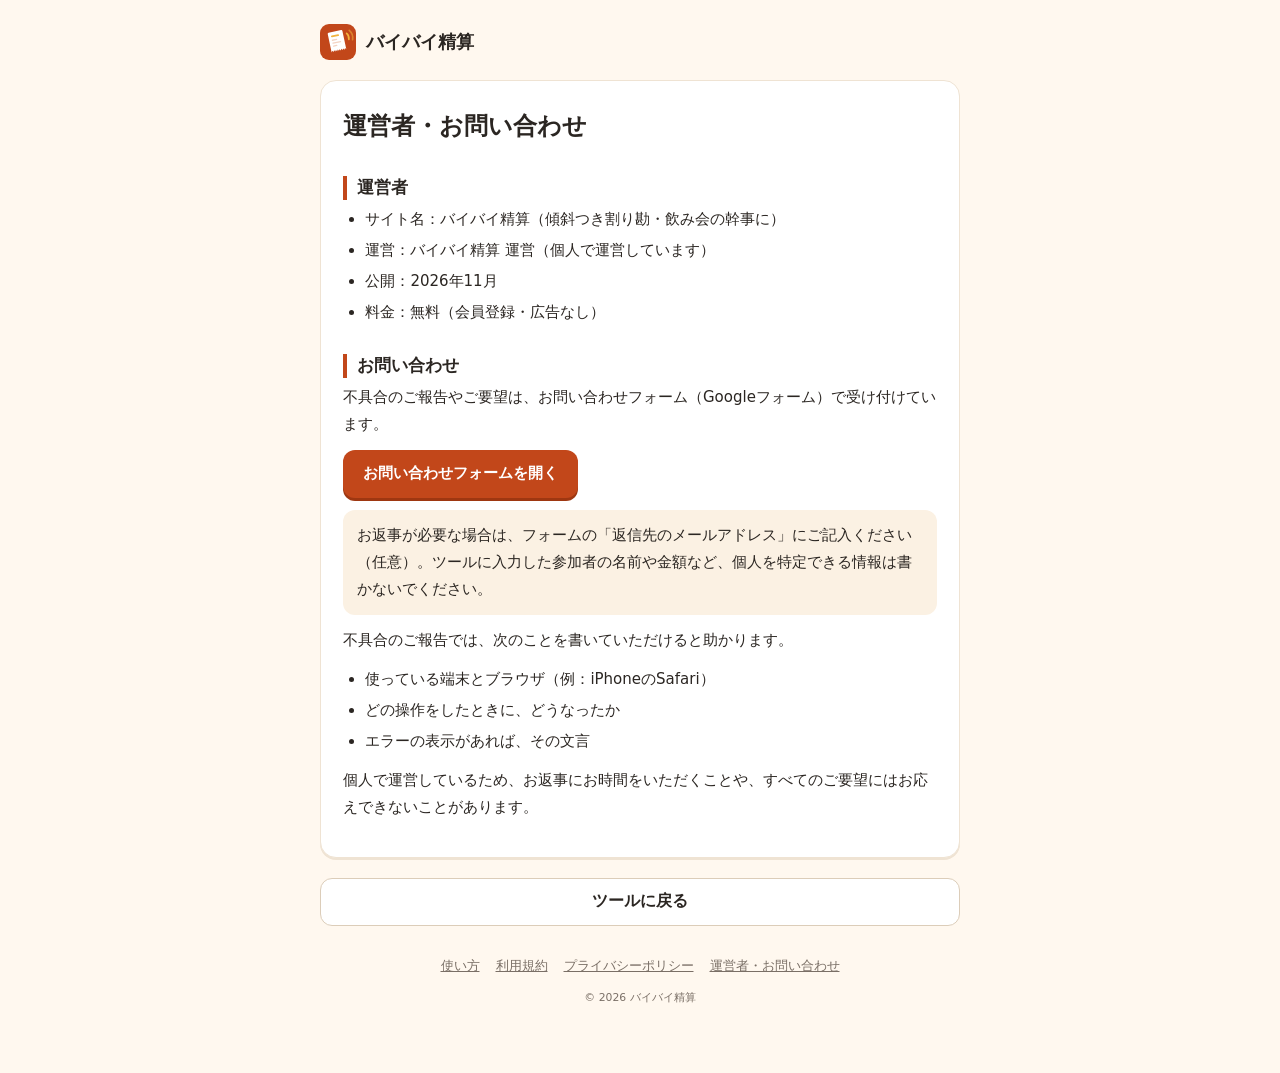
<file: about.html>
<!doctype html>
<html lang="ja">
<head>
  <meta charset="utf-8">
  <meta name="viewport" content="width=device-width, initial-scale=1">
  <meta http-equiv="Content-Security-Policy" content="default-src 'none'; script-src 'self' https://*.googletagmanager.com https://tagmanager.google.com; style-src 'self' https://www.googletagmanager.com https://tagmanager.google.com https://fonts.googleapis.com; connect-src https://*.google-analytics.com https://*.analytics.google.com https://*.googletagmanager.com; img-src 'self' https://*.google-analytics.com https://*.googletagmanager.com https://ssl.gstatic.com https://www.gstatic.com; font-src https://fonts.gstatic.com data:; base-uri 'none'; form-action 'none'">
  <script src="analytics.js"></script>
  <meta name="theme-color" content="#FFF8EF">
  <title>運営者・お問い合わせ｜バイバイ精算</title>
  <link rel="stylesheet" href="sub.css">
  <link rel="icon" href="icon.svg" type="image/svg+xml">
  <link rel="icon" href="favicon-32.png" type="image/png" sizes="32x32">
  <link rel="apple-touch-icon" href="apple-touch-icon.png">
</head>
<body>
<main>
  <a class="brand" href="./"><img src="icon.svg" alt="">バイバイ精算</a>
  <article>
    <h1>運営者・お問い合わせ</h1>

    <h2>運営者</h2>
    <ul>
      <li>サイト名：バイバイ精算（傾斜つき割り勘・飲み会の幹事に）</li>
      <li>運営：バイバイ精算 運営（個人で運営しています）</li>
      <li>公開：2026年11月</li>
      <li>料金：無料（会員登録・広告なし）</li>
    </ul>

    <h2>お問い合わせ</h2>
    <p>不具合のご報告やご要望は、お問い合わせフォーム（Googleフォーム）で受け付けています。</p>
    <p><a class="cta" href="https://docs.google.com/forms/d/e/1FAIpQLSeXm9pegCRdMsd8-X0r8Ji49k5qdm5YH-4iCvVF-DIEaism4A/viewform" rel="noopener">お問い合わせフォームを開く</a></p>
    <p class="note">お返事が必要な場合は、フォームの「返信先のメールアドレス」にご記入ください（任意）。ツールに入力した参加者の名前や金額など、個人を特定できる情報は書かないでください。</p>
    <p>不具合のご報告では、次のことを書いていただけると助かります。</p>
    <ul>
      <li>使っている端末とブラウザ（例：iPhoneのSafari）</li>
      <li>どの操作をしたときに、どうなったか</li>
      <li>エラーの表示があれば、その文言</li>
    </ul>
    <p>個人で運営しているため、お返事にお時間をいただくことや、すべてのご要望にはお応えできないことがあります。</p>
  </article>
  <a class="back" href="./">ツールに戻る</a>
  <footer class="site-footer">
    <nav><a href="./#guide">使い方</a><a href="terms.html">利用規約</a><a href="privacy.html">プライバシーポリシー</a><a href="about.html">運営者・お問い合わせ</a></nav>
    <small>© 2026 バイバイ精算</small>
  </footer>
</main>
</body>
</html>
</file>
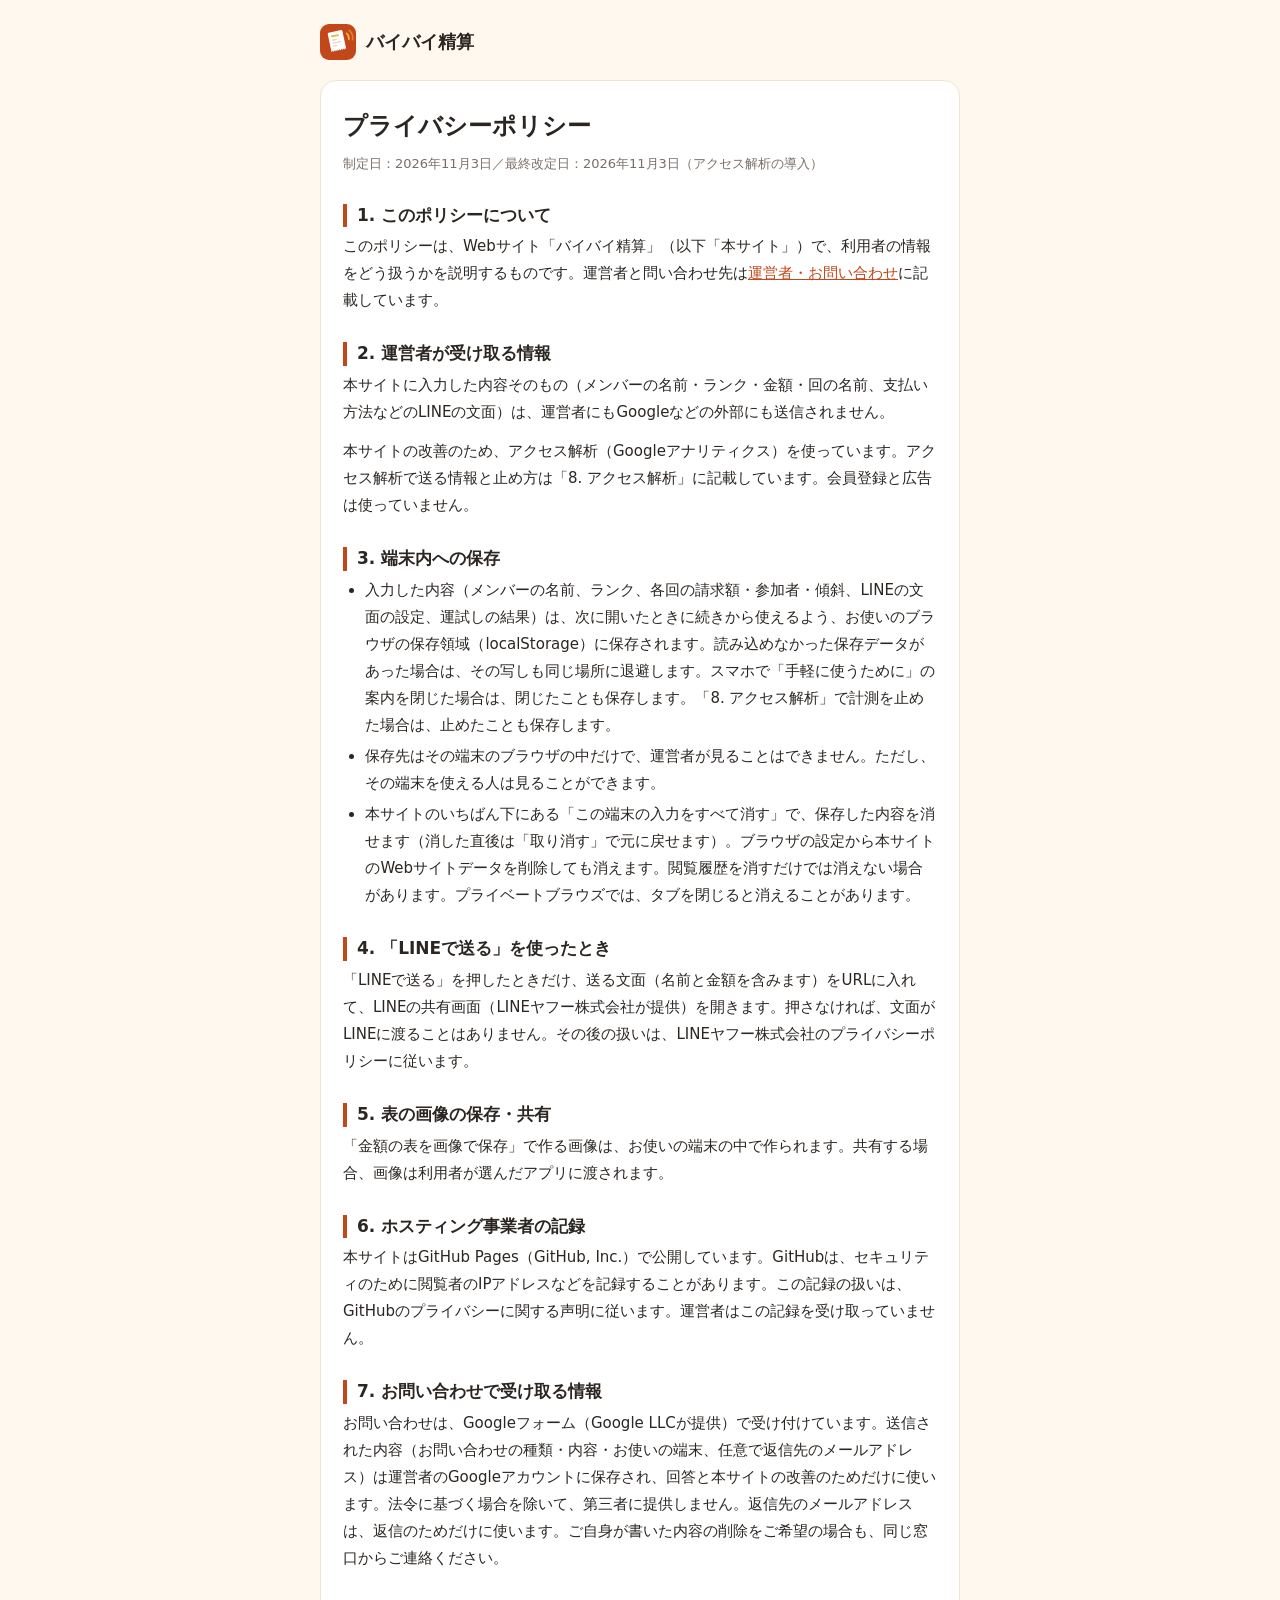
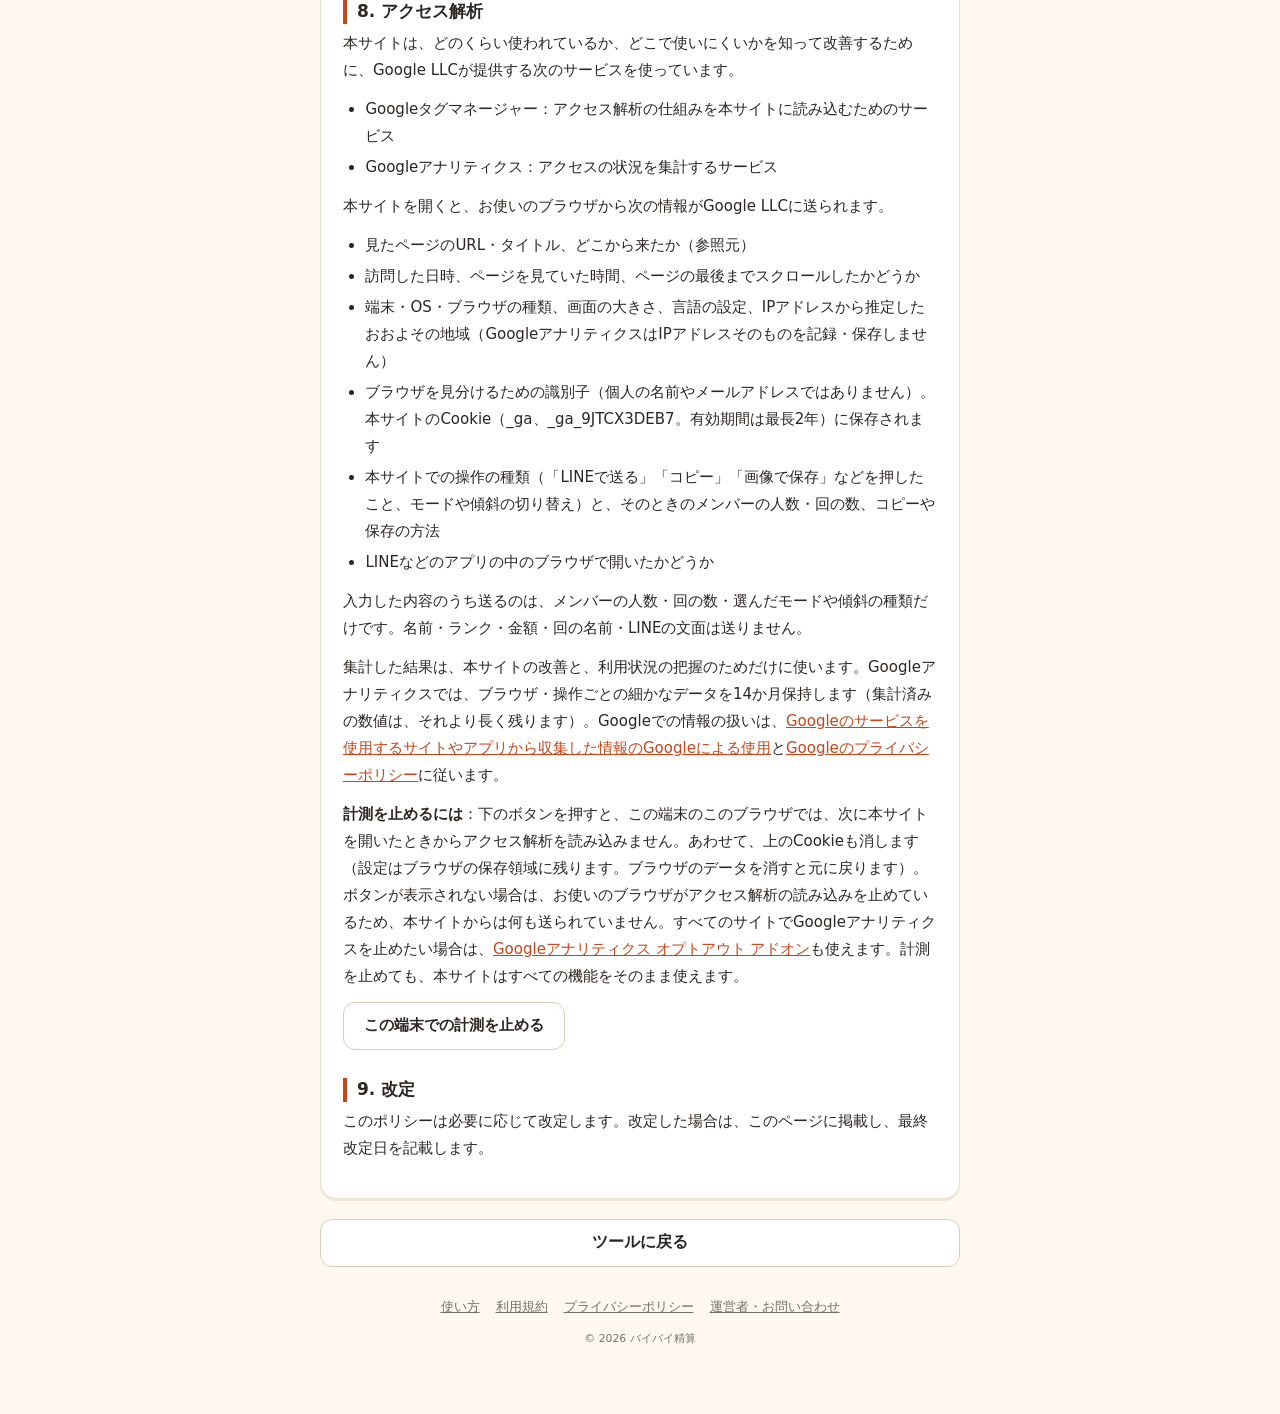
<file: privacy.html>
<!doctype html>
<html lang="ja">
<head>
  <meta charset="utf-8">
  <meta name="viewport" content="width=device-width, initial-scale=1">
  <meta http-equiv="Content-Security-Policy" content="default-src 'none'; script-src 'self' https://*.googletagmanager.com https://tagmanager.google.com; style-src 'self' https://www.googletagmanager.com https://tagmanager.google.com https://fonts.googleapis.com; connect-src https://*.google-analytics.com https://*.analytics.google.com https://*.googletagmanager.com; img-src 'self' https://*.google-analytics.com https://*.googletagmanager.com https://ssl.gstatic.com https://www.gstatic.com; font-src https://fonts.gstatic.com data:; base-uri 'none'; form-action 'none'">
  <script src="analytics.js"></script>
  <meta name="theme-color" content="#FFF8EF">
  <title>プライバシーポリシー｜バイバイ精算</title>
  <link rel="stylesheet" href="sub.css">
  <link rel="icon" href="icon.svg" type="image/svg+xml">
  <link rel="icon" href="favicon-32.png" type="image/png" sizes="32x32">
  <link rel="apple-touch-icon" href="apple-touch-icon.png">
</head>
<body>
<main>
  <a class="brand" href="./"><img src="icon.svg" alt="">バイバイ精算</a>
  <article>
    <h1>プライバシーポリシー</h1>
    <p class="updated">制定日：2026年11月3日／最終改定日：2026年11月3日（アクセス解析の導入）</p>

    <h2>1. このポリシーについて</h2>
    <p>このポリシーは、Webサイト「バイバイ精算」（以下「本サイト」）で、利用者の情報をどう扱うかを説明するものです。運営者と問い合わせ先は<a href="about.html">運営者・お問い合わせ</a>に記載しています。</p>

    <h2>2. 運営者が受け取る情報</h2>
    <p>本サイトに入力した内容そのもの（メンバーの名前・ランク・金額・回の名前、支払い方法などのLINEの文面）は、運営者にもGoogleなどの外部にも送信されません。</p>
    <p>本サイトの改善のため、アクセス解析（Googleアナリティクス）を使っています。アクセス解析で送る情報と止め方は「8. アクセス解析」に記載しています。会員登録と広告は使っていません。</p>

    <h2>3. 端末内への保存</h2>
    <ul>
      <li>入力した内容（メンバーの名前、ランク、各回の請求額・参加者・傾斜、LINEの文面の設定、運試しの結果）は、次に開いたときに続きから使えるよう、お使いのブラウザの保存領域（localStorage）に保存されます。読み込めなかった保存データがあった場合は、その写しも同じ場所に退避します。スマホで「手軽に使うために」の案内を閉じた場合は、閉じたことも保存します。「8. アクセス解析」で計測を止めた場合は、止めたことも保存します。</li>
      <li>保存先はその端末のブラウザの中だけで、運営者が見ることはできません。ただし、その端末を使える人は見ることができます。</li>
      <li>本サイトのいちばん下にある「この端末の入力をすべて消す」で、保存した内容を消せます（消した直後は「取り消す」で元に戻せます）。ブラウザの設定から本サイトのWebサイトデータを削除しても消えます。閲覧履歴を消すだけでは消えない場合があります。プライベートブラウズでは、タブを閉じると消えることがあります。</li>
    </ul>

    <h2>4. 「LINEで送る」を使ったとき</h2>
    <p>「LINEで送る」を押したときだけ、送る文面（名前と金額を含みます）をURLに入れて、LINEの共有画面（LINEヤフー株式会社が提供）を開きます。押さなければ、文面がLINEに渡ることはありません。その後の扱いは、LINEヤフー株式会社のプライバシーポリシーに従います。</p>

    <h2>5. 表の画像の保存・共有</h2>
    <p>「金額の表を画像で保存」で作る画像は、お使いの端末の中で作られます。共有する場合、画像は利用者が選んだアプリに渡されます。</p>

    <h2>6. ホスティング事業者の記録</h2>
    <p>本サイトはGitHub Pages（GitHub, Inc.）で公開しています。GitHubは、セキュリティのために閲覧者のIPアドレスなどを記録することがあります。この記録の扱いは、GitHubのプライバシーに関する声明に従います。運営者はこの記録を受け取っていません。</p>

    <h2>7. お問い合わせで受け取る情報</h2>
    <p>お問い合わせは、Googleフォーム（Google LLCが提供）で受け付けています。送信された内容（お問い合わせの種類・内容・お使いの端末、任意で返信先のメールアドレス）は運営者のGoogleアカウントに保存され、回答と本サイトの改善のためだけに使います。法令に基づく場合を除いて、第三者に提供しません。返信先のメールアドレスは、返信のためだけに使います。ご自身が書いた内容の削除をご希望の場合も、同じ窓口からご連絡ください。</p>

    <h2>8. アクセス解析</h2>
    <p>本サイトは、どのくらい使われているか、どこで使いにくいかを知って改善するために、Google LLCが提供する次のサービスを使っています。</p>
    <ul>
      <li>Googleタグマネージャー：アクセス解析の仕組みを本サイトに読み込むためのサービス</li>
      <li>Googleアナリティクス：アクセスの状況を集計するサービス</li>
    </ul>
    <p>本サイトを開くと、お使いのブラウザから次の情報がGoogle LLCに送られます。</p>
    <ul>
      <li>見たページのURL・タイトル、どこから来たか（参照元）</li>
      <li>訪問した日時、ページを見ていた時間、ページの最後までスクロールしたかどうか</li>
      <li>端末・OS・ブラウザの種類、画面の大きさ、言語の設定、IPアドレスから推定したおおよその地域（GoogleアナリティクスはIPアドレスそのものを記録・保存しません）</li>
      <li>ブラウザを見分けるための識別子（個人の名前やメールアドレスではありません）。本サイトのCookie（_ga、_ga_9JTCX3DEB7。有効期間は最長2年）に保存されます</li>
      <li>本サイトでの操作の種類（「LINEで送る」「コピー」「画像で保存」などを押したこと、モードや傾斜の切り替え）と、そのときのメンバーの人数・回の数、コピーや保存の方法</li>
      <li>LINEなどのアプリの中のブラウザで開いたかどうか</li>
    </ul>
    <p>入力した内容のうち送るのは、メンバーの人数・回の数・選んだモードや傾斜の種類だけです。名前・ランク・金額・回の名前・LINEの文面は送りません。</p>
    <p>集計した結果は、本サイトの改善と、利用状況の把握のためだけに使います。Googleアナリティクスでは、ブラウザ・操作ごとの細かなデータを14か月保持します（集計済みの数値は、それより長く残ります）。Googleでの情報の扱いは、<a href="https://policies.google.com/technologies/partner-sites?hl=ja" rel="noopener">Googleのサービスを使用するサイトやアプリから収集した情報のGoogleによる使用</a>と<a href="https://policies.google.com/privacy?hl=ja" rel="noopener">Googleのプライバシーポリシー</a>に従います。</p>
    <p><strong>計測を止めるには</strong>：下のボタンを押すと、この端末のこのブラウザでは、次に本サイトを開いたときからアクセス解析を読み込みません。あわせて、上のCookieも消します（設定はブラウザの保存領域に残ります。ブラウザのデータを消すと元に戻ります）。ボタンが表示されない場合は、お使いのブラウザがアクセス解析の読み込みを止めているため、本サイトからは何も送られていません。すべてのサイトでGoogleアナリティクスを止めたい場合は、<a href="https://tools.google.com/dlpage/gaoptout?hl=ja" rel="noopener">Googleアナリティクス オプトアウト アドオン</a>も使えます。計測を止めても、本サイトはすべての機能をそのまま使えます。</p>
    <p class="optout"><button type="button" id="analytics-optout" hidden>この端末での計測を止める</button><span id="analytics-optout-status" role="status" aria-live="polite"></span></p>

    <h2>9. 改定</h2>
    <p>このポリシーは必要に応じて改定します。改定した場合は、このページに掲載し、最終改定日を記載します。</p>
  </article>
  <a class="back" href="./">ツールに戻る</a>
  <footer class="site-footer">
    <nav><a href="./#guide">使い方</a><a href="terms.html">利用規約</a><a href="privacy.html">プライバシーポリシー</a><a href="about.html">運営者・お問い合わせ</a></nav>
    <small>© 2026 バイバイ精算</small>
  </footer>
</main>
</body>
</html>
</file>
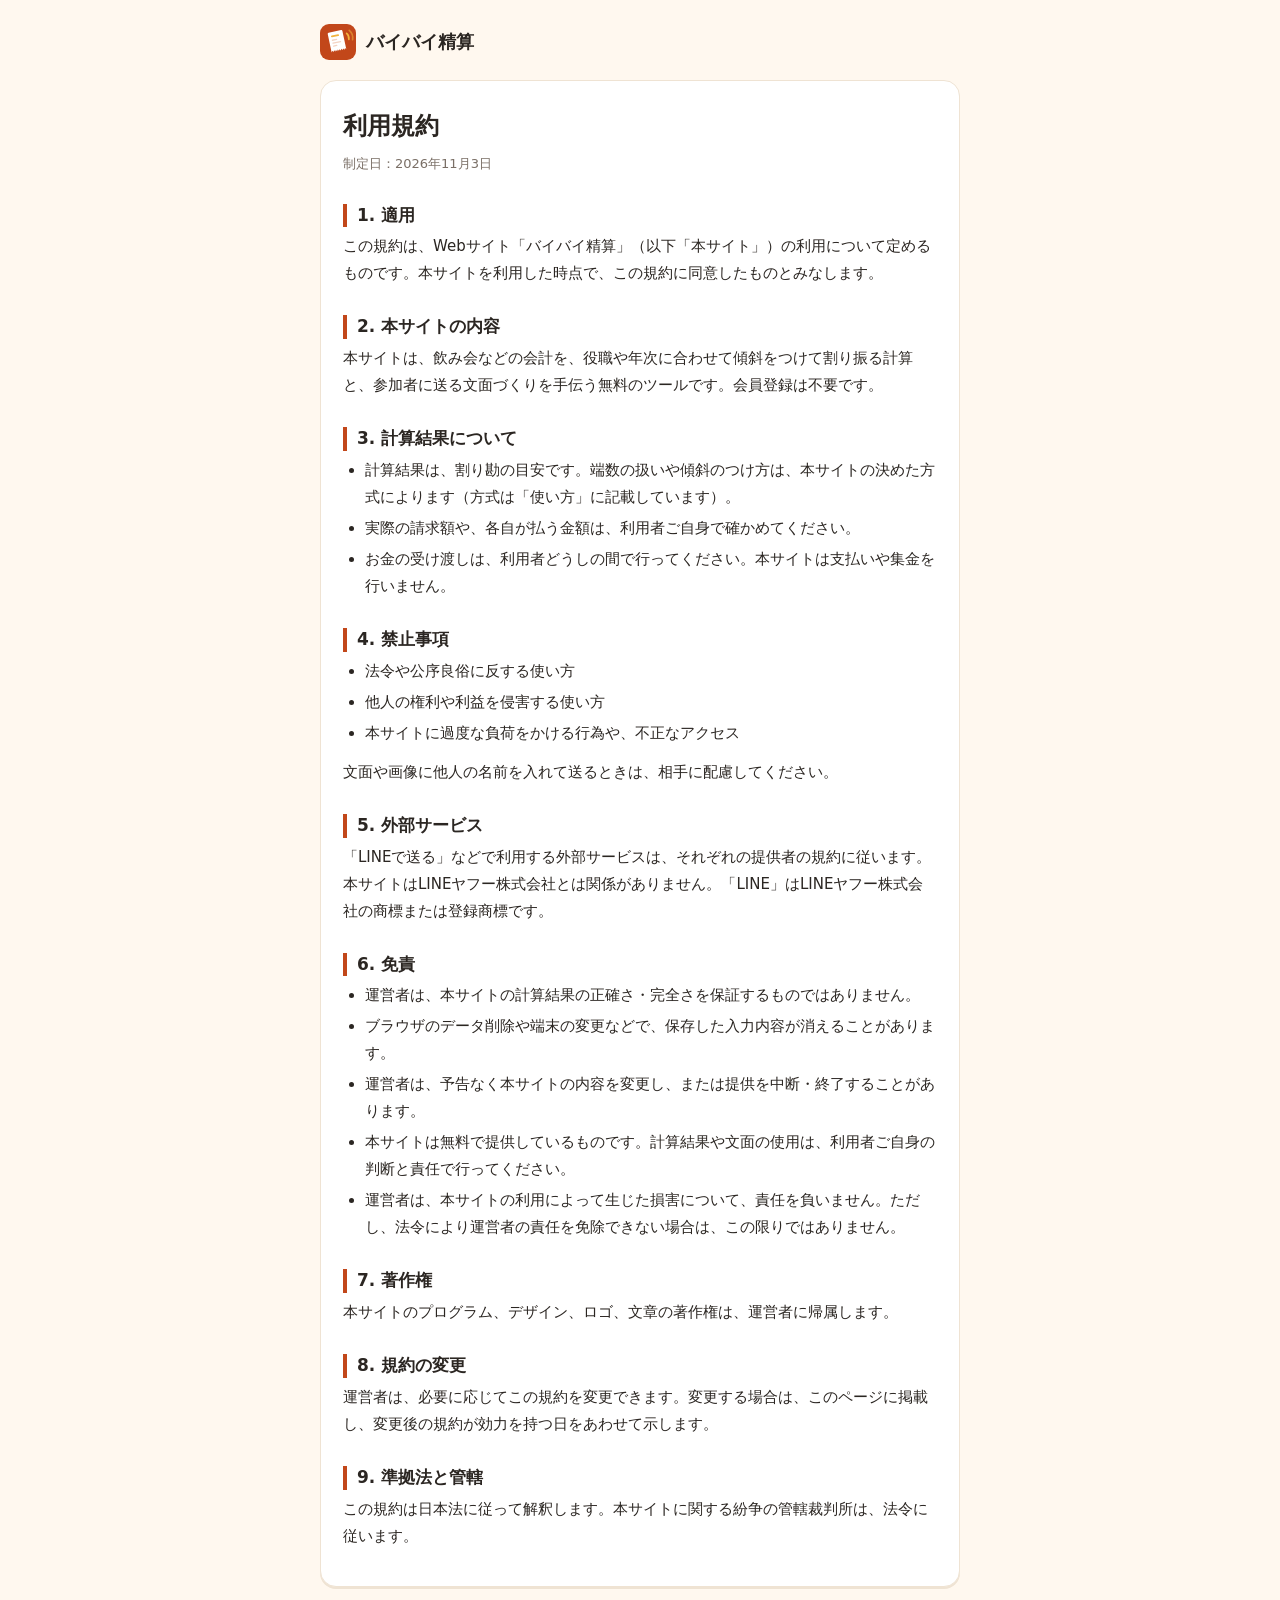
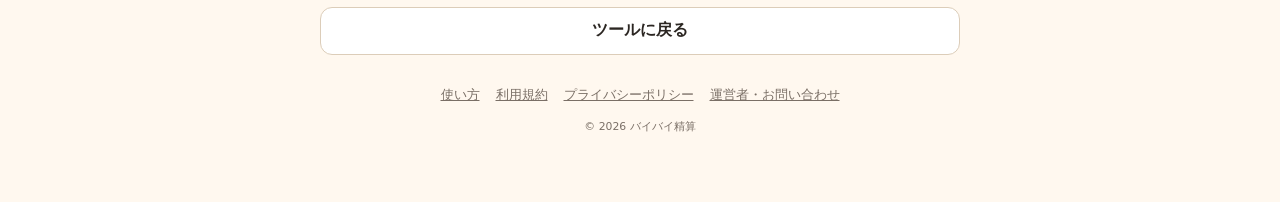
<file: terms.html>
<!doctype html>
<html lang="ja">
<head>
  <meta charset="utf-8">
  <meta name="viewport" content="width=device-width, initial-scale=1">
  <meta http-equiv="Content-Security-Policy" content="default-src 'none'; script-src 'self' https://*.googletagmanager.com https://tagmanager.google.com; style-src 'self' https://www.googletagmanager.com https://tagmanager.google.com https://fonts.googleapis.com; connect-src https://*.google-analytics.com https://*.analytics.google.com https://*.googletagmanager.com; img-src 'self' https://*.google-analytics.com https://*.googletagmanager.com https://ssl.gstatic.com https://www.gstatic.com; font-src https://fonts.gstatic.com data:; base-uri 'none'; form-action 'none'">
  <script src="analytics.js"></script>
  <meta name="theme-color" content="#FFF8EF">
  <title>利用規約｜バイバイ精算</title>
  <link rel="stylesheet" href="sub.css">
  <link rel="icon" href="icon.svg" type="image/svg+xml">
  <link rel="icon" href="favicon-32.png" type="image/png" sizes="32x32">
  <link rel="apple-touch-icon" href="apple-touch-icon.png">
</head>
<body>
<main>
  <a class="brand" href="./"><img src="icon.svg" alt="">バイバイ精算</a>
  <article>
    <h1>利用規約</h1>
    <p class="updated">制定日：2026年11月3日</p>

    <h2>1. 適用</h2>
    <p>この規約は、Webサイト「バイバイ精算」（以下「本サイト」）の利用について定めるものです。本サイトを利用した時点で、この規約に同意したものとみなします。</p>

    <h2>2. 本サイトの内容</h2>
    <p>本サイトは、飲み会などの会計を、役職や年次に合わせて傾斜をつけて割り振る計算と、参加者に送る文面づくりを手伝う無料のツールです。会員登録は不要です。</p>

    <h2>3. 計算結果について</h2>
    <ul>
      <li>計算結果は、割り勘の目安です。端数の扱いや傾斜のつけ方は、本サイトの決めた方式によります（方式は「使い方」に記載しています）。</li>
      <li>実際の請求額や、各自が払う金額は、利用者ご自身で確かめてください。</li>
      <li>お金の受け渡しは、利用者どうしの間で行ってください。本サイトは支払いや集金を行いません。</li>
    </ul>

    <h2>4. 禁止事項</h2>
    <ul>
      <li>法令や公序良俗に反する使い方</li>
      <li>他人の権利や利益を侵害する使い方</li>
      <li>本サイトに過度な負荷をかける行為や、不正なアクセス</li>
    </ul>
    <p>文面や画像に他人の名前を入れて送るときは、相手に配慮してください。</p>

    <h2>5. 外部サービス</h2>
    <p>「LINEで送る」などで利用する外部サービスは、それぞれの提供者の規約に従います。本サイトはLINEヤフー株式会社とは関係がありません。「LINE」はLINEヤフー株式会社の商標または登録商標です。</p>

    <h2>6. 免責</h2>
    <ul>
      <li>運営者は、本サイトの計算結果の正確さ・完全さを保証するものではありません。</li>
      <li>ブラウザのデータ削除や端末の変更などで、保存した入力内容が消えることがあります。</li>
      <li>運営者は、予告なく本サイトの内容を変更し、または提供を中断・終了することがあります。</li>
      <li>本サイトは無料で提供しているものです。計算結果や文面の使用は、利用者ご自身の判断と責任で行ってください。</li>
      <li>運営者は、本サイトの利用によって生じた損害について、責任を負いません。ただし、法令により運営者の責任を免除できない場合は、この限りではありません。</li>
    </ul>

    <h2>7. 著作権</h2>
    <p>本サイトのプログラム、デザイン、ロゴ、文章の著作権は、運営者に帰属します。</p>

    <h2>8. 規約の変更</h2>
    <p>運営者は、必要に応じてこの規約を変更できます。変更する場合は、このページに掲載し、変更後の規約が効力を持つ日をあわせて示します。</p>

    <h2>9. 準拠法と管轄</h2>
    <p>この規約は日本法に従って解釈します。本サイトに関する紛争の管轄裁判所は、法令に従います。</p>
  </article>
  <a class="back" href="./">ツールに戻る</a>
  <footer class="site-footer">
    <nav><a href="./#guide">使い方</a><a href="terms.html">利用規約</a><a href="privacy.html">プライバシーポリシー</a><a href="about.html">運営者・お問い合わせ</a></nav>
    <small>© 2026 バイバイ精算</small>
  </footer>
</main>
</body>
</html>
</file>
<file: sub.css>
/* 利用規約・プライバシーポリシーなど、説明ページ共通の見た目（index.html の配色に合わせる） */
:root { color-scheme: light; --ink:#2B2622; --muted:#7A6F66; --accent:#C2471A; --accent-dark:#9E3711; --paper:#FFF8EF; --line:#EFE3D3; --round:"Hiragino Maru Gothic ProN","Hiragino Maru Gothic Pro",system-ui,-apple-system,"Yu Gothic UI",sans-serif; }
* { box-sizing:border-box; }
body { margin:0; font-family:system-ui,-apple-system,"Hiragino Sans","Yu Gothic UI","Segoe UI",sans-serif; background:var(--paper); color:var(--ink); line-height:1.8; -webkit-font-smoothing:antialiased; }
main { max-width:680px; margin:auto; padding:24px 20px 64px; }
.brand { display:flex; align-items:center; gap:10px; text-decoration:none; color:var(--ink); font-family:var(--round); font-weight:800; font-size:18px; }
.brand img { width:36px; height:36px; }
article { background:white; border:1px solid var(--line); border-radius:16px; box-shadow:0 2px 0 var(--line); padding:24px 22px; margin-top:20px; }
h1 { font-family:var(--round); font-size:24px; margin:0 0 4px; }
h2 { font-family:var(--round); font-size:17px; margin:28px 0 6px; padding-left:10px; border-left:4px solid var(--accent); line-height:1.4; }
p, li { font-size:15px; }
p { margin:6px 0 12px; }
ul, ol { padding-left:1.4em; margin:6px 0 12px; }
li { margin-bottom:4px; }
a { color:var(--accent); }
.updated { color:var(--muted); font-size:13px; margin:0; }
.note { background:#FBF1E3; border-radius:12px; padding:12px 14px; }
.cta { display:inline-flex; align-items:center; justify-content:center; min-height:48px; padding:8px 20px; border-radius:12px; background:var(--accent); color:white; font-weight:700; text-decoration:none; box-shadow:0 3px 0 var(--accent-dark); }
.optout button { min-height:48px; padding:8px 20px; border:1px solid #DCCDB9; border-radius:12px; background:white; color:var(--ink); font:inherit; font-weight:700; cursor:pointer; }
.optout [role="status"] { display:block; margin-top:8px; color:var(--muted); font-size:14px; }
.back { display:flex; align-items:center; justify-content:center; min-height:48px; margin-top:20px; border:1px solid #DCCDB9; border-radius:12px; background:white; color:var(--ink); font-weight:700; text-decoration:none; }
.site-footer { margin-top:28px; font-size:13px; color:var(--muted); text-align:center; }
.site-footer nav { display:flex; flex-wrap:wrap; justify-content:center; gap:4px 16px; margin-bottom:8px; }
.site-footer a { color:var(--muted); }
@media (max-width:480px) { main { padding:18px 16px 48px; } article { padding:20px 16px; } }
</file>
